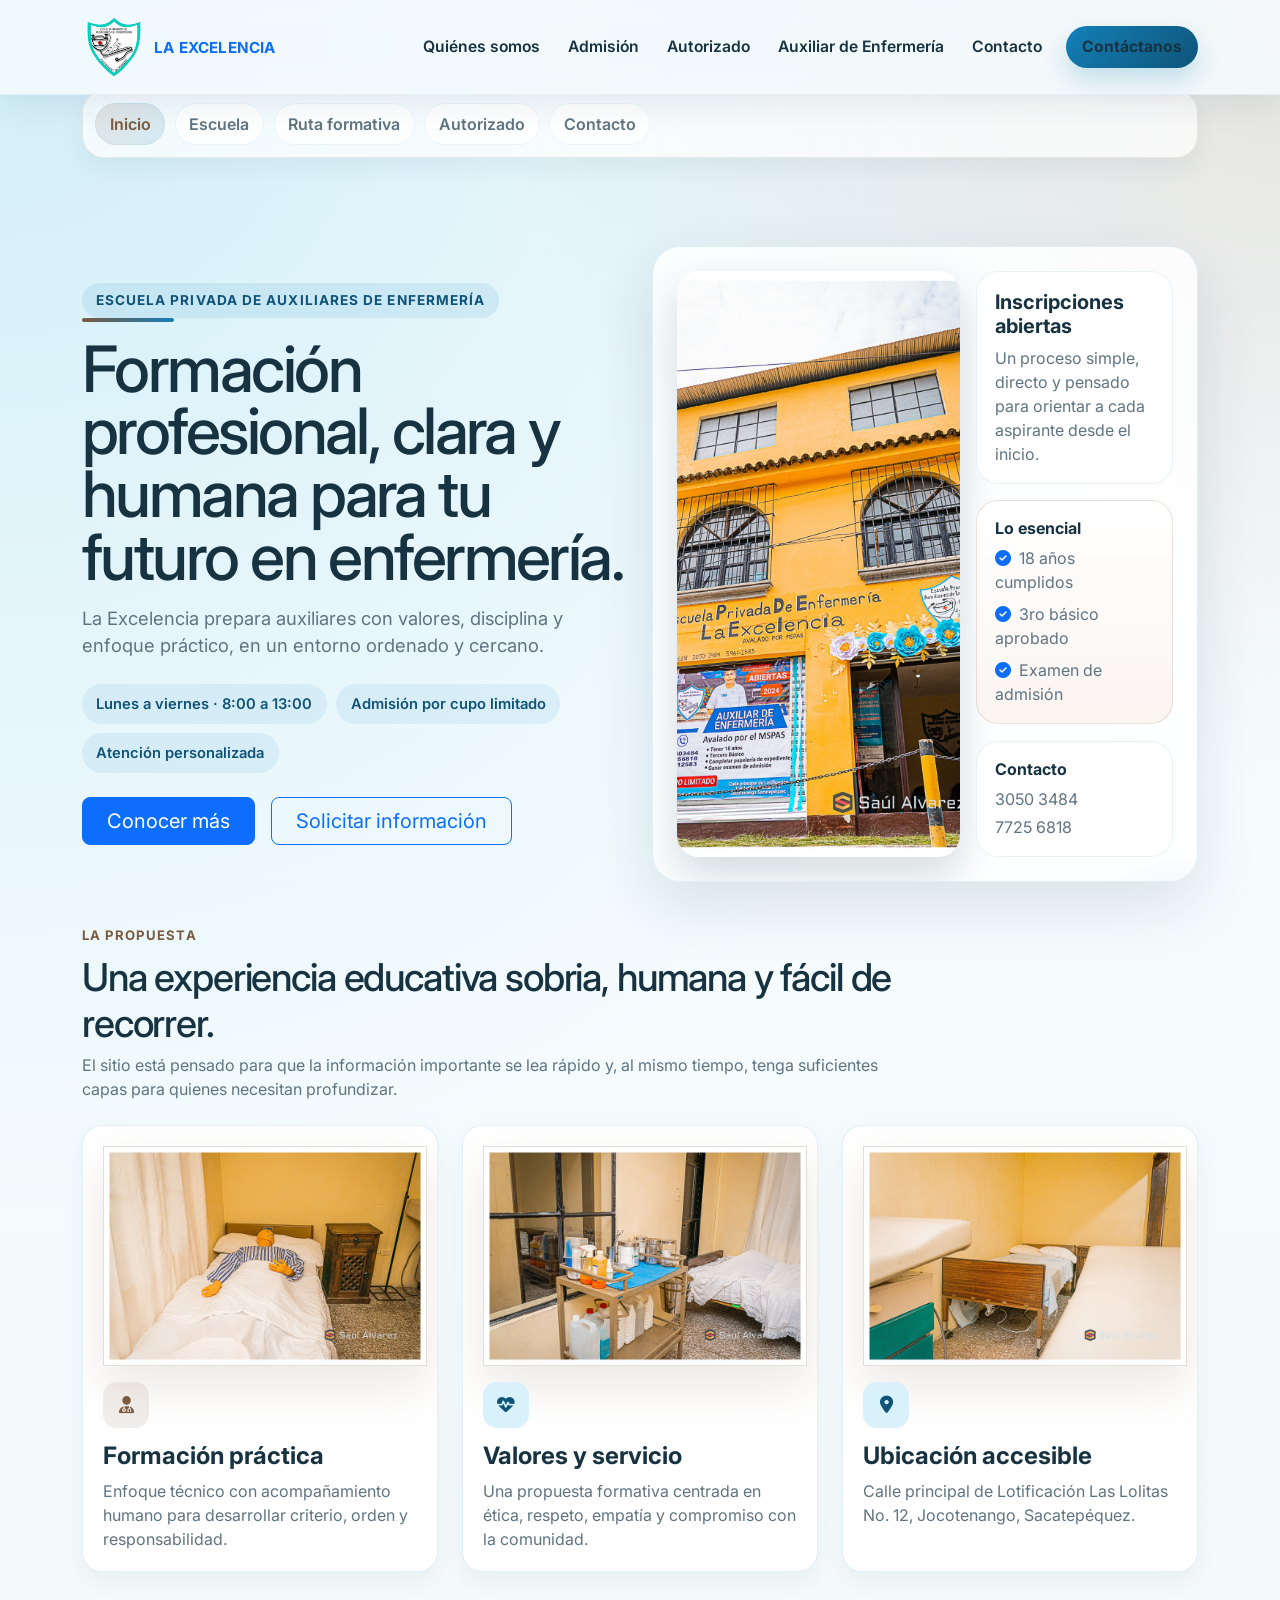
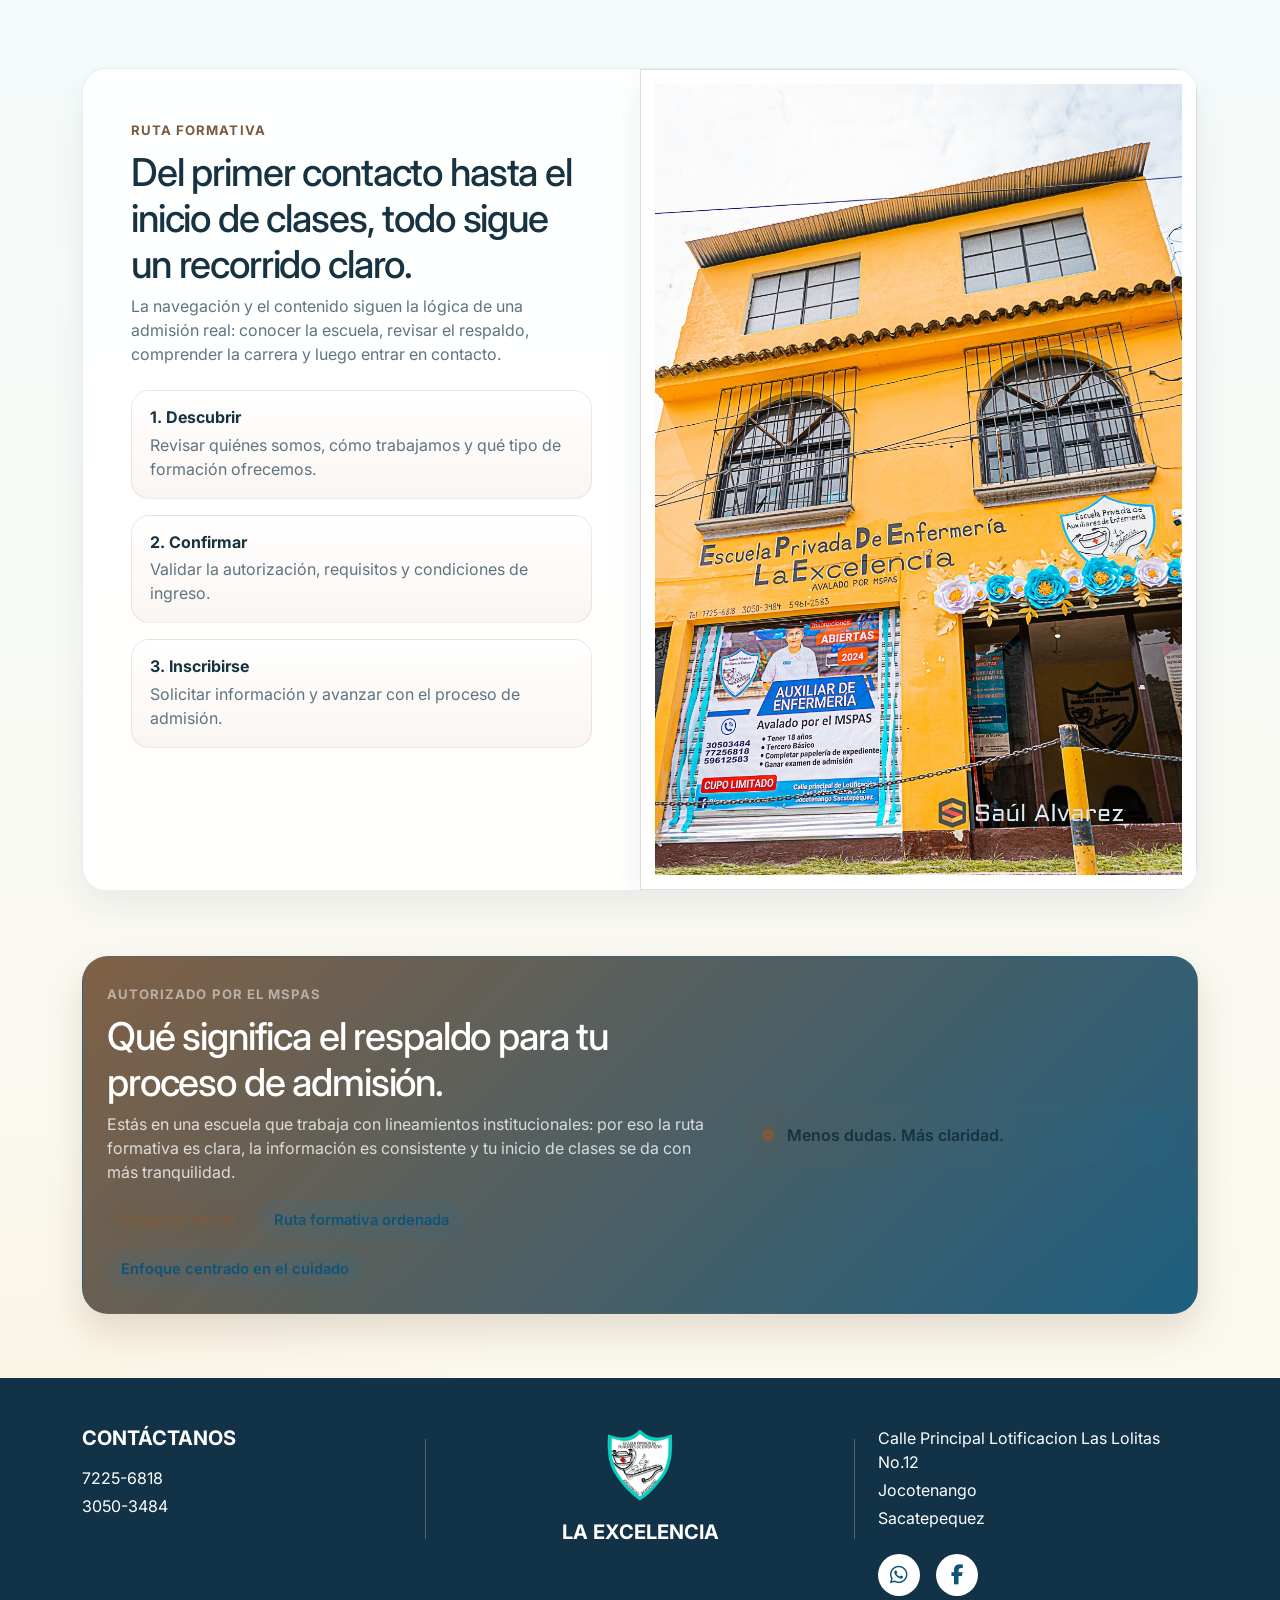
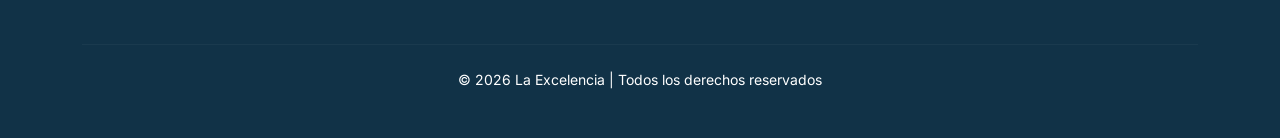
<file: index.html>
<!DOCTYPE html>
<html lang="es">
<head>
  <meta charset="UTF-8">
  <meta name="viewport" content="width=device-width, initial-scale=1.0">
  <title>La Excelencia</title>

  <link rel="stylesheet" href="https://cdnjs.cloudflare.com/ajax/libs/font-awesome/6.5.1/css/all.min.css">

  <!-- Google Font -->
  <link rel="preconnect" href="https://fonts.googleapis.com">
  <link rel="preconnect" href="https://fonts.gstatic.com" crossorigin>
  <link href="https://fonts.googleapis.com/css2?family=Inter:wght@400;600;700&display=swap" rel="stylesheet">

  <!-- Bootstrap -->
  <link href="https://cdn.jsdelivr.net/npm/bootstrap@5.3.8/dist/css/bootstrap.min.css" rel="stylesheet">

  <!-- CSS -->
  <link rel="stylesheet" href="assets/css/index.css">

  <!-- Favicon -->
  <link rel="icon" type="image/x-icon" href="favicon.ico">
</head>

<body>

<nav class="navbar navbar-expand-lg navbar-light fixed-top">
  <div class="container">

    <a class="navbar-brand d-flex align-items-center text-dark fw-bold" href="index.html">
      <img src="assets/img/logo.png" alt="Logo" class="me-2 logo-navbar">
      <div class="lh-sm">
        <span class="brand-copy d-block text-uppercase text-primary">La Excelencia</span>
      </div>
    </a>

    <button class="navbar-toggler" type="button"
            data-bs-toggle="collapse"
            data-bs-target="#menuPrincipal"
            aria-controls="menuPrincipal"
            aria-expanded="false"
            aria-label="Abrir menú">
      <span class="navbar-toggler-icon"></span>
    </button>

    <div class="collapse navbar-collapse ms-auto" id="menuPrincipal">
      <ul class="navbar-nav mb-2 mb-lg-0 ms-auto">


        <li class="nav-item">
        <a class="nav-link" href="pages/quienes-somos.html">Quiénes somos</a>
        </li>

        <li class="nav-item">
          <a class="nav-link" href="pages/admision.html">Admisión</a>
        </li>

        <li class="nav-item">
          <a class="nav-link" href="pages/autorizado.html">Autorizado</a>
        </li>

        <li class="nav-item">
          <a class="nav-link" href="pages/auxiliar.html">Auxiliar de Enfermería</a>
        </li>


        <li class="nav-item">
          <a class="nav-link" href="pages/contacto.html">Contacto</a>
        </li>

        <li class="nav-item ms-lg-1">
          <a class="nav-link btn btn-primary text-white px-3" href="pages/contacto.html">Contáctanos</a>
        </li>

      </ul>
    </div>

  </div>
</nav>

<main>
  <section class="page-nav">
    <div class="container">
      <nav class="nav flex-wrap">
        <a class="nav-link active" href="#inicio">Inicio</a>
        <a class="nav-link" href="#escuela">Escuela</a>
        <a class="nav-link" href="#ruta">Ruta formativa</a>
        <a class="nav-link" href="#autorizado">Autorizado</a>
        <a class="nav-link" href="pages/contacto.html">Contacto</a>
      </nav>

    </div>
  </section>

  <section class="hero-section" id="inicio">
    <div class="container">
      <div class="row align-items-center g-4">
        <div class="col-lg-6">
          <span class="eyebrow">Escuela privada de auxiliares de enfermería</span>
          <div class="accent-line"></div>
          <h1 class="hero-title">Formación profesional, clara y humana para tu futuro en enfermería.</h1>
          <p class="hero-lead mb-4">
            La Excelencia prepara auxiliares con valores, disciplina y enfoque práctico, en un entorno ordenado y cercano.
          </p>

          <div class="pill-row mb-4">
            <span class="pill">Lunes a viernes · 8:00 a 13:00</span>
            <span class="pill">Admisión por cupo limitado</span>
            <span class="pill">Atención personalizada</span>
          </div>

          <div class="d-flex flex-wrap gap-3">
            <a class="btn btn-primary btn-lg px-4" href="pages/quienes-somos.html">Conocer más</a>
            <a class="btn btn-outline-primary btn-lg px-4" href="pages/contacto.html">Solicitar información</a>
          </div>
        </div>

        <div class="col-lg-6">
          <div class="section-shell">
            <div class="row g-3 align-items-stretch">
              <div class="col-md-7">
                <div class="image-card h-100">
                  <img src="assets/img/fachada-escuela-privada-de-enfermeria-la-excelencia.jpg" alt="Fachada de la Escuela La Excelencia" class="hero-image">
                </div>
              </div>
              <div class="col-md-5 d-flex flex-column gap-3">
                <div class="mini-card">
                  <h3 class="h5 fw-bold mb-2">Inscripciones abiertas</h3>
                  <p class="mb-0 text-soft">Un proceso simple, directo y pensado para orientar a cada aspirante desde el inicio.</p>
                </div>
                <div class="mini-card mini-card--cafe">
                  <h4 class="h6 fw-bold mb-2">Lo esencial</h4>
                  <div class="d-flex flex-column gap-2 text-soft">
                    <span><i class="fa-solid fa-circle-check me-2 text-primary"></i>18 años cumplidos</span>
                    <span><i class="fa-solid fa-circle-check me-2 text-primary"></i>3ro básico aprobado</span>
                    <span><i class="fa-solid fa-circle-check me-2 text-primary"></i>Examen de admisión</span>
                  </div>
                </div>
                <div class="mini-card">
                  <h4 class="h6 fw-bold mb-2">Contacto</h4>
                  <p class="mb-1 text-soft">3050 3484</p>
                  <p class="mb-0 text-soft">7725 6818</p>
                </div>
              </div>
            </div>
          </div>
        </div>
      </div>
    </div>
  </section>

  <section class="section-block pt-2" id="escuela">
    <div class="container">
      <div class="section-note mb-4">
        <span class="section-kicker section-kicker--cafe">La propuesta</span>
        <h2 class="section-title mt-2">Una experiencia educativa sobria, humana y fácil de recorrer.</h2>
        <p class="text-soft mb-0">El sitio está pensado para que la información importante se lea rápido y, al mismo tiempo, tenga suficientes capas para quienes necesitan profundizar.</p>
      </div>
      <div class="row g-4 align-items-stretch">
        <div class="col-lg-4">
          <div class="feature-card h-100">
            <div class="image-card mb-3">
              <img src="assets/img/maniqui-medico-en-cama-de-hospital.jpg" alt="Salón de clases con pupitres" class="section-image hero-image--accent">
            </div>
            <div class="feature-icon feature-icon--cafe"><i class="fa-solid fa-user-doctor"></i></div>
            <h2 class="h4 fw-bold">Formación práctica</h2>
            <p class="text-soft mb-0">Enfoque técnico con acompañamiento humano para desarrollar criterio, orden y responsabilidad.</p>
          </div>
        </div>
        <div class="col-lg-4">
          <div class="feature-card h-100">
            <div class="image-card mb-3">
              <img src="assets/img/carrito-de-curaciones-y-suministros-medicos.jpg" alt="Sala de simulación obstétrica y neonatal" class="section-image hero-image--accent">
            </div>
            <div class="feature-icon"><i class="fa-solid fa-heart-pulse"></i></div>
            <h2 class="h4 fw-bold">Valores y servicio</h2>
            <p class="text-soft mb-0">Una propuesta formativa centrada en ética, respeto, empatía y compromiso con la comunidad.</p>
          </div>
        </div>
        <div class="col-lg-4">
          <div class="feature-card h-100">
            <div class="image-card mb-3">
              <img src="assets/img/cama-hospitalaria-vacia-entre-camillas-de-examen.jpg" alt="Cama hospitalaria entre camillas de examen" class="section-image hero-image--accent">
            </div>
            <div class="feature-icon"><i class="fa-solid fa-location-dot"></i></div>
            <h2 class="h4 fw-bold">Ubicación accesible</h2>
            <p class="text-soft mb-0">Calle principal de Lotificación Las Lolitas No. 12, Jocotenango, Sacatepéquez.</p>
          </div>
        </div>
      </div>
    </div>
  </section>

  <section class="section-block section-block--tight" id="ruta">
    <div class="container">
      <div class="card-soft">
        <div class="row g-0 align-items-stretch">
          <div class="col-lg-6 p-4 p-lg-5">
            <span class="section-kicker section-kicker--cafe">Ruta formativa</span>
            <h2 class="section-title mt-2">Del primer contacto hasta el inicio de clases, todo sigue un recorrido claro.</h2>
            <p class="text-soft mb-4">La navegación y el contenido siguen la lógica de una admisión real: conocer la escuela, revisar el respaldo, comprender la carrera y luego entrar en contacto.</p>
            <div class="story-grid">
              <div class="story-tile">
                <h3 class="fw-bold">1. Descubrir</h3>
                <p>Revisar quiénes somos, cómo trabajamos y qué tipo de formación ofrecemos.</p>
              </div>
              <div class="story-tile">
                <h3 class="fw-bold">2. Confirmar</h3>
                <p>Validar la autorización, requisitos y condiciones de ingreso.</p>
              </div>
              <div class="story-tile">
                <h3 class="fw-bold">3. Inscribirse</h3>
                <p>Solicitar información y avanzar con el proceso de admisión.</p>
              </div>
            </div>
          </div>
          <div class="col-lg-6">
            <div class="card-soft h-100 border-0 rounded-0">
              <img src="assets/img/fachada-escuela-privada-de-enfermeria-la-excelencia.jpg" alt="Escuela La Excelencia" class="section-image hero-image--accent">
            </div>
          </div>
        </div>
      </div>
    </div>
  </section>

  <section class="section-block pt-0" id="autorizado">
    <div class="container">
      <div class="card-soft info-banner info-banner--cafe">
        <div class="row g-4 align-items-center">
          <div class="col-lg-7">
            <span class="section-kicker text-white-50">Autorizado por el MSPAS</span>
            <h2 class="section-title text-white mt-2">Qué significa el respaldo para tu proceso de admisión.</h2>
            <p class="text-soft mb-0">Estás en una escuela que trabaja con lineamientos institucionales: por eso la ruta formativa es clara, la información es consistente y tu inicio de clases se da con más tranquilidad.</p>
            <div class="pill-row mt-3">
              <span class="pill pill--cafe">Respaldo oficial</span>
              <span class="pill">Ruta formativa ordenada</span>
              <span class="pill">Enfoque centrado en el cuidado</span>
            </div>
          </div>
          <div class="col-lg-5">
            <div class="career-band">
              <span class="career-band__mark"></span>
              <span class="career-band__text">Menos dudas. Más claridad.</span>
            </div>
          </div>
        </div>
      </div>
    </div>
  </section>
</main>

<footer class="footer-custom text-white">
  <div class="container py-5">

    <div class="row align-items-start text-center text-lg-start">

      <!-- CONTACTO -->
      <div class="col-lg-4 mb-4">
        <h5 class="fw-bold mb-3">CONTÁCTANOS</h5>
        <p class="mb-1">7225-6818</p>
        <p class="mb-1">3050-3484</p>
      </div>

      <!-- LOGO CENTRO -->
      <div class="col-lg-4 mb-4 d-flex flex-column align-items-center footer-divider">
        <img src="assets/img/logo.png" alt="Logo" class="footer-logo mb-3">
        <h5 class="fw-bold text-uppercase">La Excelencia</h5>
      </div>

      <!-- DIRECCIÓN + REDES -->
      <div class="col-lg-4 mb-4 ps-lg-5">
        <p class="mb-1">Calle Principal Lotificacion Las Lolitas No.12</p>
        <p class="mb-1">Jocotenango</p>
        <p>Sacatepequez</p>

        <div class="mt-4 d-flex justify-content-center justify-content-lg-start gap-3">
          <a href="https://wa.me/50230503484" target="_blank" rel="noopener" class="social-icon" aria-label="WhatsApp">
            <i class="fab fa-whatsapp"></i>
          </a>
          <a href="https://www.facebook.com/LaExcelenciaAuxiliares" target="_blank" rel="noopener" class="social-icon" aria-label="Facebook">
            <i class="fab fa-facebook-f"></i>
          </a>
        </div>
      </div>

    </div>

    <hr class="footer-line my-4">

    <p class="text-center small mb-0">
      © 2026 La Excelencia | Todos los derechos reservados
    </p>

  </div>
</footer>
<script src="https://cdn.jsdelivr.net/npm/bootstrap@5.3.8/dist/js/bootstrap.bundle.min.js"></script>
<script src="assets/js/main.js"></script>
</body>
</html>
</file>
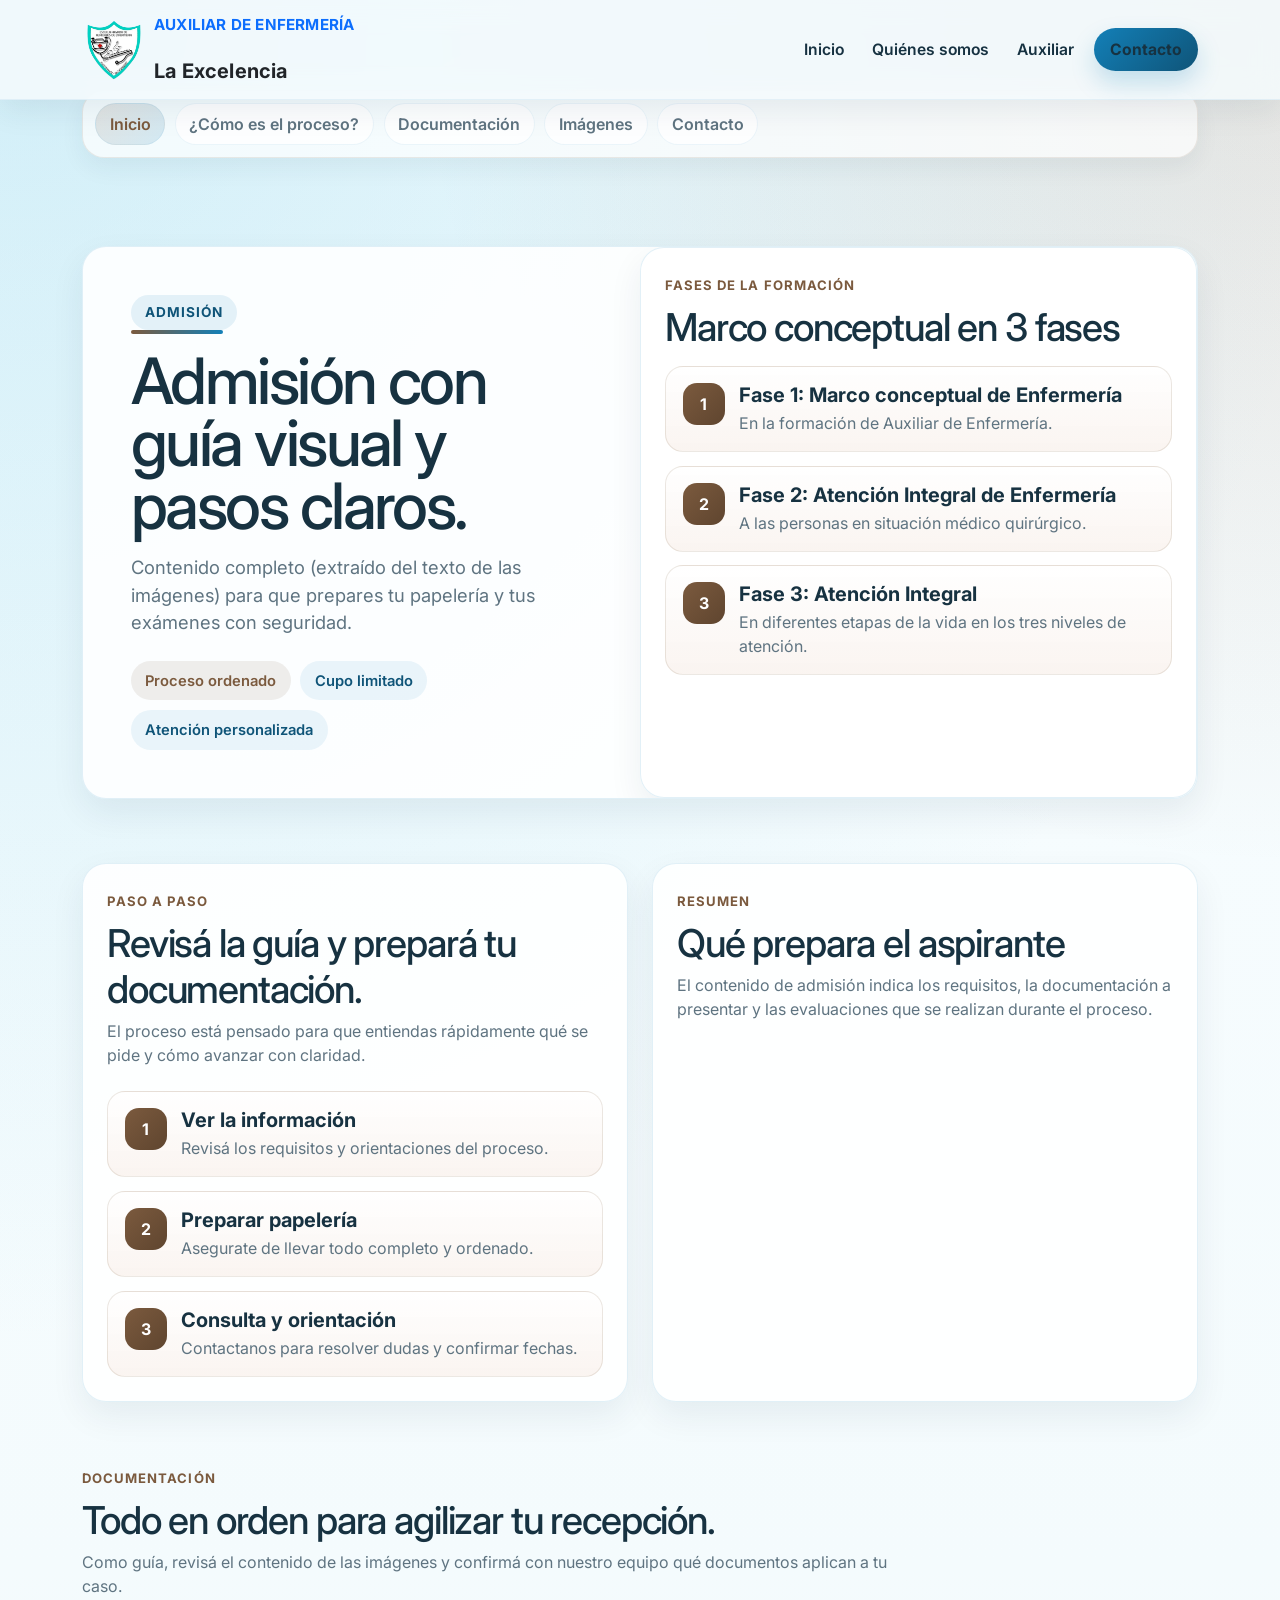
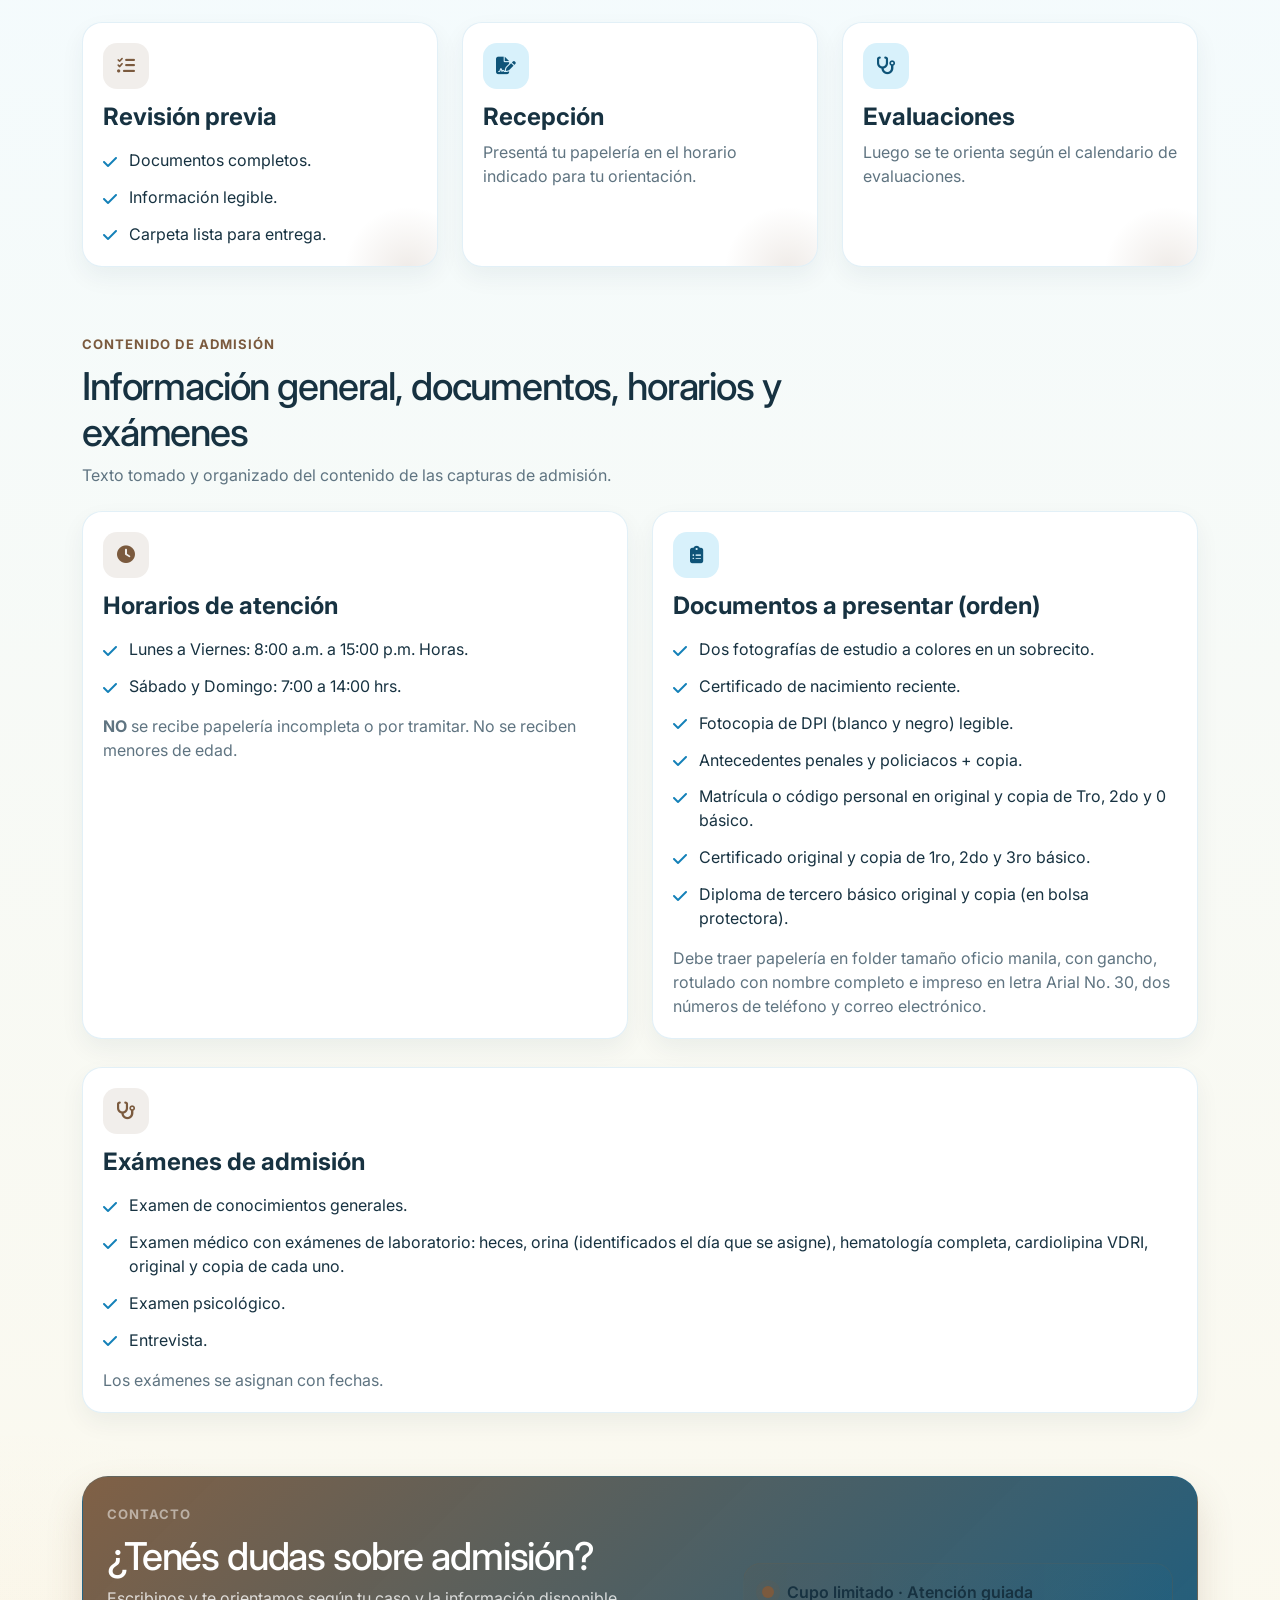
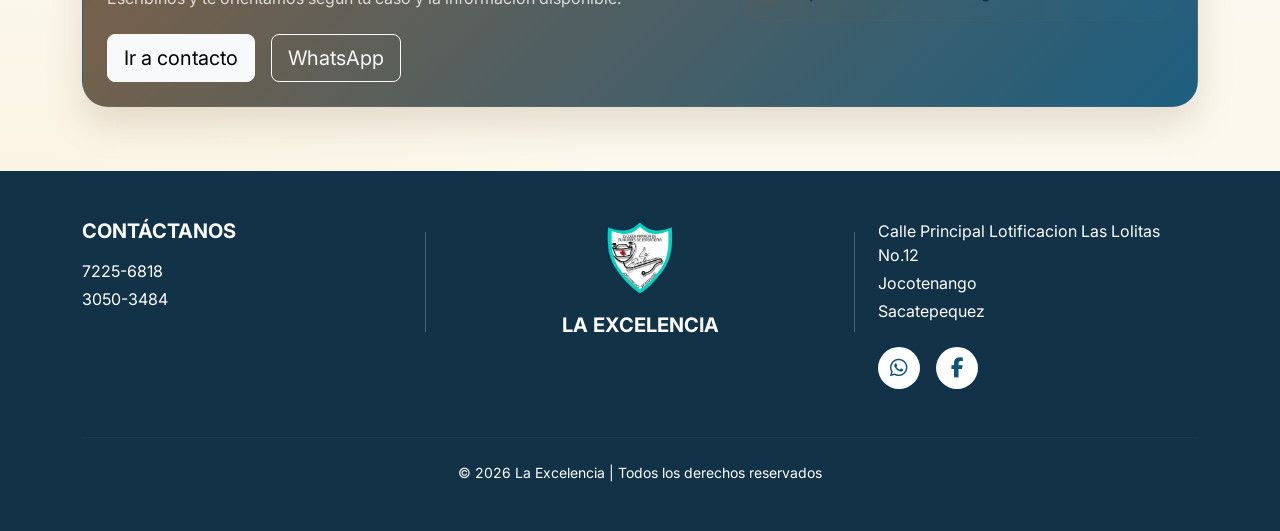
<file: pages/admision.html>
<!DOCTYPE html>
<html lang="es">
<head>
	<meta charset="UTF-8">
	<meta name="viewport" content="width=device-width, initial-scale=1.0">
	<title>Admisión | La Excelencia</title>
	<link rel="stylesheet" href="https://cdnjs.cloudflare.com/ajax/libs/font-awesome/6.5.1/css/all.min.css">
	<link rel="preconnect" href="https://fonts.googleapis.com">
	<link rel="preconnect" href="https://fonts.gstatic.com" crossorigin>
	<link href="https://fonts.googleapis.com/css2?family=Inter:wght@400;500;600;700;800&display=swap" rel="stylesheet">
	<link href="https://cdn.jsdelivr.net/npm/bootstrap@5.3.8/dist/css/bootstrap.min.css" rel="stylesheet">
	<link rel="stylesheet" href="../assets/css/index.css">
</head>
<body>
	<nav class="navbar navbar-expand-lg navbar-light fixed-top">
		<div class="container">
			<a class="navbar-brand d-flex align-items-center text-dark fw-bold" href="../index.html">
				<img src="../assets/img/logo.png" alt="Logo" class="me-2 logo-navbar">
				<div class="lh-sm"><span class="brand-copy d-block text-uppercase text-primary">Auxiliar de Enfermería</span><br>La Excelencia</div>
			</a>
			<button class="navbar-toggler" type="button" data-bs-toggle="collapse" data-bs-target="#menuPrincipal" aria-controls="menuPrincipal" aria-expanded="false" aria-label="Abrir menú"><span class="navbar-toggler-icon"></span></button>
			<div class="collapse navbar-collapse" id="menuPrincipal">
				<ul class="navbar-nav mb-2 mb-lg-0 ms-auto">
					<li class="nav-item"><a class="nav-link" href="../index.html">Inicio</a></li>
					<li class="nav-item"><a class="nav-link" href="quienes-somos.html">Quiénes somos</a></li>
					<li class="nav-item"><a class="nav-link" href="auxiliar.html">Auxiliar</a></li>
					<li class="nav-item"><a class="nav-link btn btn-primary text-white px-3" href="contacto.html">Contacto</a></li>
				</ul>
			</div>
		</div>
	</nav>

	<main>
		<section class="page-nav">
			<div class="container">
				<nav class="nav flex-wrap">
					<a class="nav-link active" href="#inicio">Inicio</a>
					<a class="nav-link" href="#como-es">¿Cómo es el proceso?</a>
					<a class="nav-link" href="#documentos">Documentación</a>
					<a class="nav-link" href="#fotos">Imágenes</a>
					<a class="nav-link" href="#contacto">Contacto</a>
				</nav>
			</div>
		</section>

		<section class="hero-section" id="inicio">
			<div class="container">
				<div class="card-soft">
					<div class="row g-0 align-items-stretch">
						<div class="col-lg-6 p-4 p-lg-5">
							<span class="eyebrow">Admisión</span>
							<div class="accent-line"></div>
							<h1 class="hero-title mt-3">Admisión con guía visual y pasos claros.</h1>
							<p class="hero-lead mb-4">Contenido completo (extraído del texto de las imágenes) para que prepares tu papelería y tus exámenes con seguridad.</p>


							<div class="pill-row">
								<span class="pill pill--cafe">Proceso ordenado</span>
								<span class="pill">Cupo limitado</span>
								<span class="pill">Atención personalizada</span>
							</div>
						</div>

						<div class="col-lg-6">
							<div class="card-soft h-100 p-4">
								<span class="section-kicker section-kicker--cafe">Fases de la formación</span>
								<h2 class="section-title mt-2">Marco conceptual en 3 fases</h2>
								<div class="timeline-list mt-3">
									<div class="timeline-item timeline-item--cafe">
										<div class="timeline-step timeline-step--cafe">1</div>
										<div>
											<h3 class="h5 fw-bold mb-1">Fase 1: Marco conceptual de Enfermería</h3>
											<p class="text-soft mb-0">En la formación de Auxiliar de Enfermería.</p>
										</div>
									</div>

									<div class="timeline-item timeline-item--cafe">
										<div class="timeline-step timeline-step--cafe">2</div>
										<div>
											<h3 class="h5 fw-bold mb-1">Fase 2: Atención Integral de Enfermería</h3>
											<p class="text-soft mb-0">A las personas en situación médico quirúrgico.</p>
										</div>
									</div>

									<div class="timeline-item timeline-item--cafe">
										<div class="timeline-step timeline-step--cafe">3</div>
										<div>
											<h3 class="h5 fw-bold mb-1">Fase 3: Atención Integral</h3>
											<p class="text-soft mb-0">En diferentes etapas de la vida en los tres niveles de atención.</p>
										</div>
									</div>
								</div>
							</div>


						</div>
					</div>
				</div>
			</div>
		</section>


		<section class="section-block section-block--tight" id="como-es">
			<div class="container">
				<div class="row g-4 align-items-stretch">
					<div class="col-lg-6">
						<div class="card-soft h-100">
							<div class="card-body">
								<span class="section-kicker section-kicker--cafe">Paso a paso</span>
								<h2 class="section-title mt-2">Revisá la guía y prepará tu documentación.</h2>
								<p class="text-soft mb-0">El proceso está pensado para que entiendas rápidamente qué se pide y cómo avanzar con claridad.</p>

								<div class="timeline-list mt-4">
									<div class="timeline-item timeline-item--cafe">
										<div class="timeline-step timeline-step--cafe">1</div>
										<div>
											<h3 class="h5 fw-bold mb-1">Ver la información</h3>
											<p class="text-soft mb-0">Revisá los requisitos y orientaciones del proceso.</p>
										</div>
									</div>

									<div class="timeline-item timeline-item--cafe">
										<div class="timeline-step timeline-step--cafe">2</div>
										<div>
											<h3 class="h5 fw-bold mb-1">Preparar papelería</h3>
											<p class="text-soft mb-0">Asegurate de llevar todo completo y ordenado.</p>
										</div>
									</div>

									<div class="timeline-item timeline-item--cafe">
										<div class="timeline-step timeline-step--cafe">3</div>
										<div>
											<h3 class="h5 fw-bold mb-1">Consulta y orientación</h3>
											<p class="text-soft mb-0">Contactanos para resolver dudas y confirmar fechas.</p>
										</div>
									</div>
								</div>
							</div>
						</div>
					</div>

					<div class="col-lg-6">
						<div class="card-soft h-100 p-4">
							<span class="section-kicker section-kicker--cafe">Resumen</span>
							<h2 class="section-title mt-2">Qué prepara el aspirante</h2>
							<p class="text-soft mb-0">El contenido de admisión indica los requisitos, la documentación a presentar y las evaluaciones que se realizan durante el proceso.</p>
						</div>

					</div>
				</div>
			</div>
		</section>

		<section class="section-block pt-0" id="documentos">
			<div class="container">
				<div class="section-note mb-4">
					<span class="section-kicker section-kicker--cafe">Documentación</span>
					<h2 class="section-title mt-2">Todo en orden para agilizar tu recepción.</h2>
					<p class="text-soft mb-0">Como guía, revisá el contenido de las imágenes y confirmá con nuestro equipo qué documentos aplican a tu caso.</p>
				</div>

				<div class="row g-4">
					<div class="col-lg-4">
						<div class="feature-card h-100">
							<div class="feature-icon feature-icon--cafe"><i class="fa-solid fa-list-check"></i></div>
							<h2 class="h4 fw-bold">Revisión previa</h2>
							<ul class="check-list mt-3">
								<li>Documentos completos.</li>
								<li>Información legible.</li>
								<li>Carpeta lista para entrega.</li>
							</ul>
						</div>
					</div>

					<div class="col-lg-4">
						<div class="feature-card h-100">
							<div class="feature-icon"><i class="fa-solid fa-file-signature"></i></div>
							<h2 class="h4 fw-bold">Recepción</h2>
							<p class="text-soft mb-0">Presentá tu papelería en el horario indicado para tu orientación.</p>
						</div>
					</div>

					<div class="col-lg-4">
						<div class="feature-card h-100">
							<div class="feature-icon"><i class="fa-solid fa-stethoscope"></i></div>
							<h2 class="h4 fw-bold">Evaluaciones</h2>
							<p class="text-soft mb-0">Luego se te orienta según el calendario de evaluaciones.</p>
						</div>
					</div>
				</div>
			</div>
		</section>

		<section class="section-block pt-0" id="fotos">
			<div class="container">
				<div class="section-note mb-4">
					<span class="section-kicker section-kicker--cafe">Contenido de admisión</span>
					<h2 class="section-title mt-2">Información general, documentos, horarios y exámenes</h2>
					<p class="text-soft mb-0">Texto tomado y organizado del contenido de las capturas de admisión.</p>
				</div>

				<div class="row g-4">

						<div class="col-lg-6">
							<div class="feature-card h-100">
								<div class="feature-icon feature-icon--cafe"><i class="fa-solid fa-clock"></i></div>
								<h2 class="h4 fw-bold">Horarios de atención</h2>
								<ul class="check-list mt-3">
									<li>Lunes a Viernes: 8:00 a.m. a 15:00 p.m. Horas.</li>
									<li>Sábado y Domingo: 7:00 a 14:00 hrs.</li>
								</ul>
								<p class="text-soft mb-0 mt-3"><b>NO</b> se recibe papelería incompleta o por tramitar. No se reciben menores de edad.</p>
							</div>
						</div>

						<div class="col-lg-6">
							<div class="feature-card h-100">
								<div class="feature-icon"><i class="fa-solid fa-clipboard-list"></i></div>
								<h2 class="h4 fw-bold">Documentos a presentar (orden)</h2>
								<ol class="check-list mt-3" style="counter-reset:item; list-style:none; padding-left:0;">
									<li style="padding-left:1.65rem; position:relative;">Dos fotografías de estudio a colores en un sobrecito.</li>
									<li style="padding-left:1.65rem; position:relative;">Certificado de nacimiento reciente.</li>
									<li style="padding-left:1.65rem; position:relative;">Fotocopia de DPI (blanco y negro) legible.</li>
									<li style="padding-left:1.65rem; position:relative;">Antecedentes penales y policiacos + copia.</li>
									<li style="padding-left:1.65rem; position:relative;">Matrícula o código personal en original y copia de Tro, 2do y 0 básico.</li>
									<li style="padding-left:1.65rem; position:relative;">Certificado original y copia de 1ro, 2do y 3ro básico.</li>
									<li style="padding-left:1.65rem; position:relative;">Diploma de tercero básico original y copia (en bolsa protectora).</li>
								</ol>
								<p class="text-soft mb-0 mt-3">Debe traer papelería en folder tamaño oficio manila, con gancho, rotulado con nombre completo e impreso en letra Arial No. 30, dos números de teléfono y correo electrónico.</p>
							</div>
						</div>
					</div>

					<div class="row g-4 mt-1">
						<div class="col-lg-12">
							<div class="feature-card h-100">
								<div class="feature-icon feature-icon--cafe"><i class="fa-solid fa-stethoscope"></i></div>
								<h2 class="h4 fw-bold">Exámenes de admisión</h2>
								<ul class="check-list mt-3">
									<li>Examen de conocimientos generales.</li>
									<li>Examen médico con exámenes de laboratorio: heces, orina (identificados el día que se asigne), hematología completa, cardiolipina VDRI, original y copia de cada uno.</li>
									<li>Examen psicológico.</li>
									<li>Entrevista.</li>
								</ul>
								<p class="text-soft mb-0 mt-3">Los exámenes se asignan con fechas.</p>
							</div>
						</div>
					</div>
				</div>
			</section>



		<section class="section-block pt-0" id="contacto">
			<div class="container">
				<div class="card-soft info-banner info-banner--cafe">
					<div class="row g-4 align-items-center">
						<div class="col-lg-7">
							<span class="section-kicker text-white-50">Contacto</span>
							<h2 class="section-title text-white mt-2">¿Tenés dudas sobre admisión?</h2>
							<p class="text-soft mb-0">Escribinos y te orientamos según tu caso y la información disponible.</p>
							<div class="d-flex gap-3 mt-4 flex-wrap">
								<a href="contacto.html" class="btn btn-light btn-lg">Ir a contacto</a>
								<a href="https://wa.me/50230503484" target="_blank" rel="noopener" class="btn btn-outline-light btn-lg">WhatsApp</a>
							</div>
						</div>
						<div class="col-lg-5">
							<div class="career-band">
								<span class="career-band__mark"></span>
								<span class="career-band__text">Cupo limitado · Atención guiada</span>
							</div>
						</div>
					</div>
				</div>
			</div>
		</section>
	</main>

	<footer class="footer-custom text-white">
		<div class="container py-5">
			<div class="row align-items-start text-center text-lg-start">
				<div class="col-lg-4 mb-4">
					<h5 class="fw-bold mb-3">CONTÁCTANOS</h5>
					<p class="mb-1">7225-6818</p>
					<p class="mb-1">3050-3484</p>
				</div>

				<div class="col-lg-4 mb-4 d-flex flex-column align-items-center footer-divider">
					<img src="../assets/img/logo.png" alt="Logo" class="footer-logo mb-3">
					<h5 class="fw-bold text-uppercase">La Excelencia</h5>
				</div>

				<div class="col-lg-4 mb-4 ps-lg-5">
					<p class="mb-1">Calle Principal Lotificacion Las Lolitas No.12</p>
					<p class="mb-1">Jocotenango</p>
					<p>Sacatepequez</p>

					<div class="mt-4 d-flex justify-content-center justify-content-lg-start gap-3">
						<a href="https://wa.me/50230503484" target="_blank" class="social-icon" aria-label="WhatsApp"><i class="fab fa-whatsapp"></i></a>
						<a href="https://www.facebook.com/LaExcelenciaAuxiliares" target="_blank" class="social-icon" aria-label="Facebook"><i class="fab fa-facebook-f"></i></a>
					</div>
				</div>
			</div>
			<hr class="footer-line my-4">
			<p class="text-center small mb-0">© 2026 La Excelencia | Todos los derechos reservados</p>
		</div>
	</footer>

	<script src="https://cdn.jsdelivr.net/npm/bootstrap@5.3.8/dist/js/bootstrap.bundle.min.js"></script>
	<script src="../assets/js/main.js"></script>
</body>
</html>
</file>
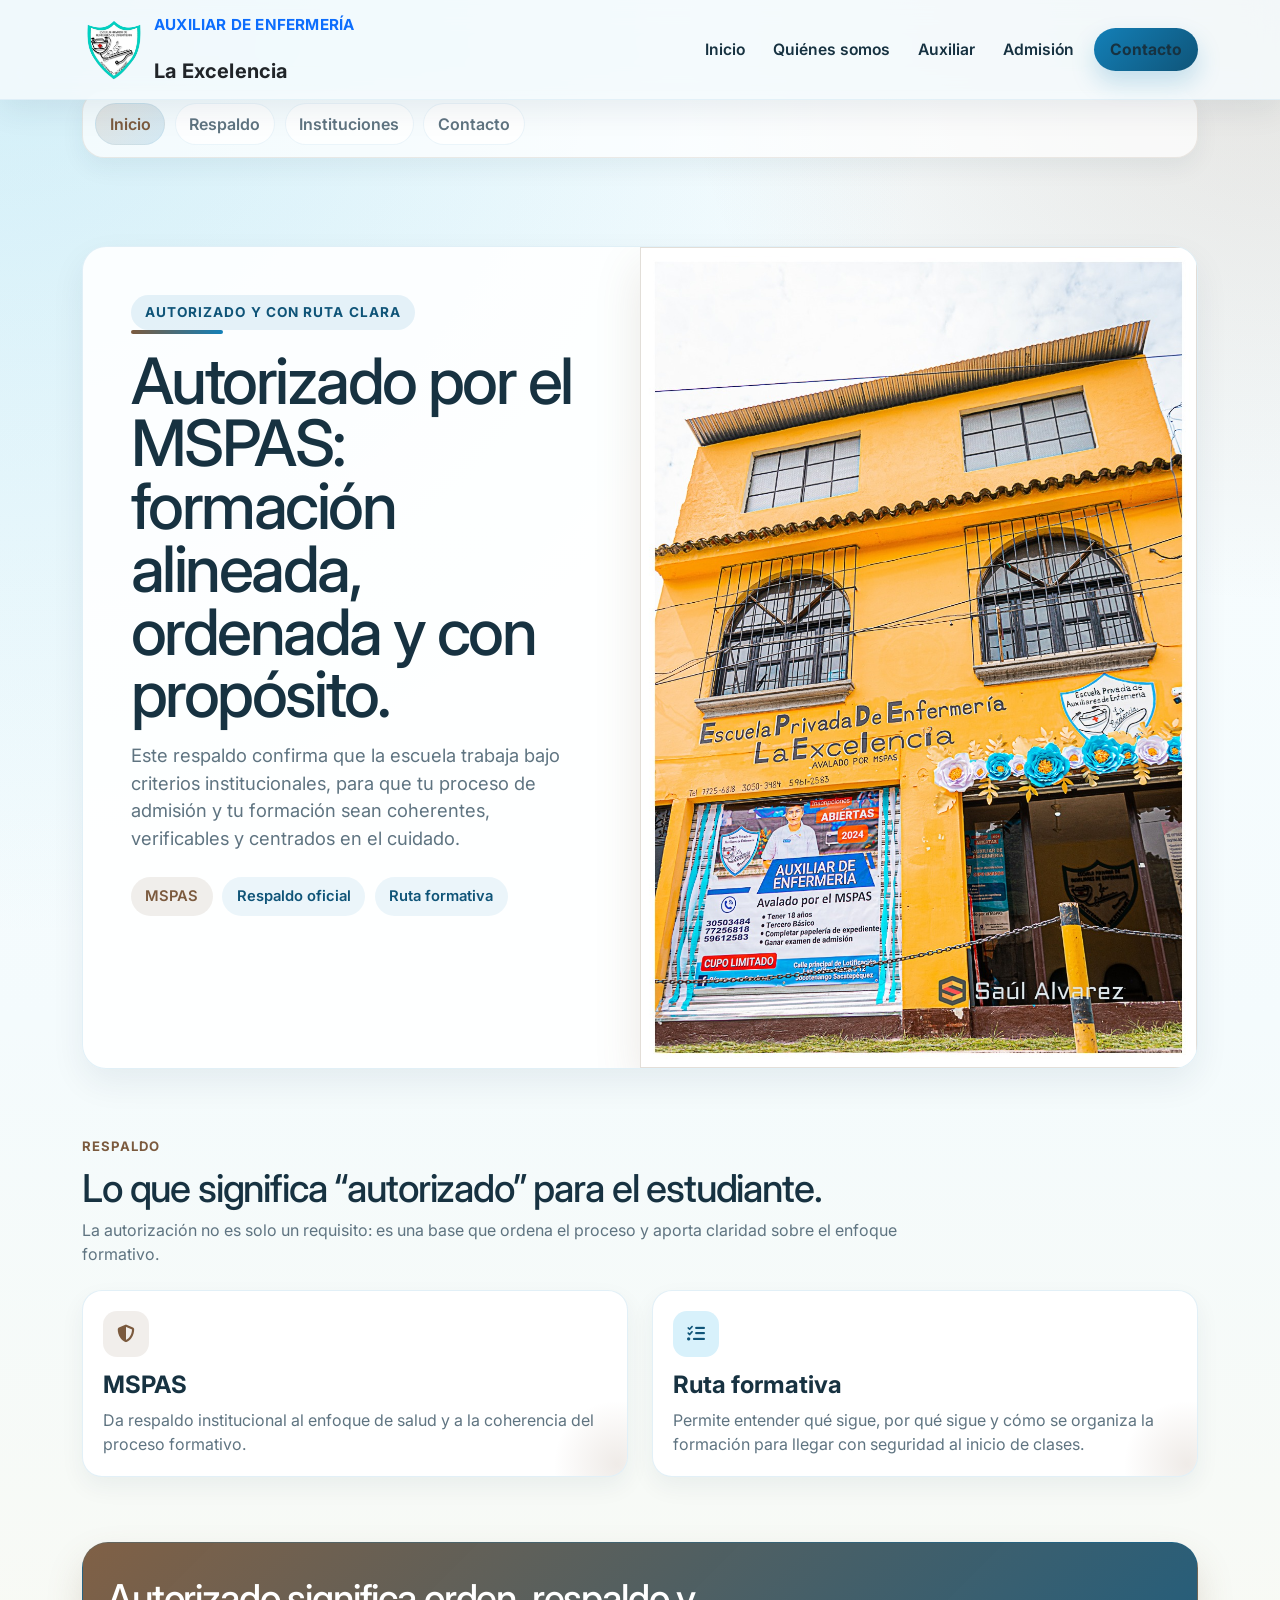
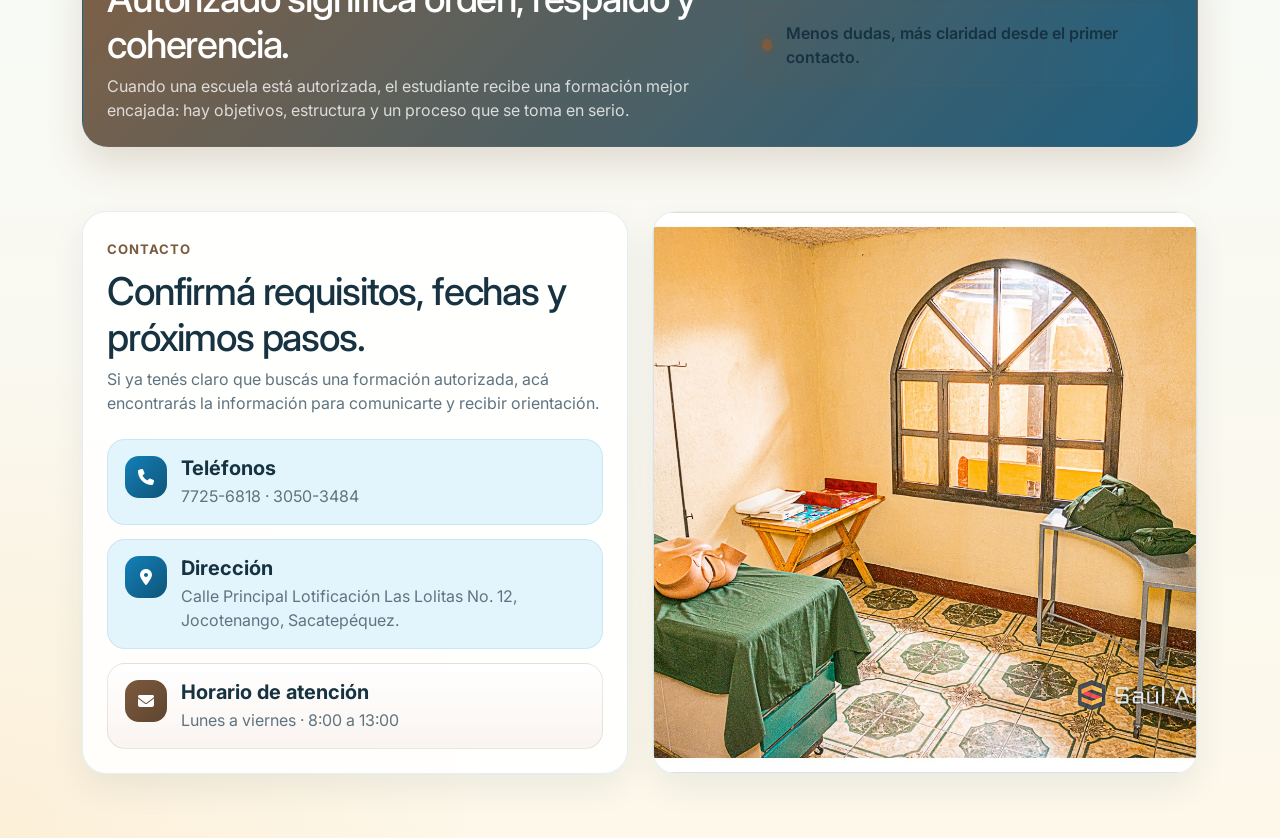
<file: pages/autorizado.html>
<!DOCTYPE html>
<html lang="es">
<head>
	<meta charset="UTF-8">
	<meta name="viewport" content="width=device-width, initial-scale=1.0">
	<title>Autorizado | La Excelencia</title>
	<link rel="stylesheet" href="https://cdnjs.cloudflare.com/ajax/libs/font-awesome/6.5.1/css/all.min.css">
	<link rel="preconnect" href="https://fonts.googleapis.com">
	<link rel="preconnect" href="https://fonts.gstatic.com" crossorigin>
	<link href="https://fonts.googleapis.com/css2?family=Inter:wght@400;500;600;700;800&display=swap" rel="stylesheet">
	<link href="https://cdn.jsdelivr.net/npm/bootstrap@5.3.8/dist/css/bootstrap.min.css" rel="stylesheet">
	<link rel="stylesheet" href="../assets/css/index.css">
</head>
<body>
<nav class="navbar navbar-expand-lg navbar-light fixed-top">
	<div class="container">
		<a class="navbar-brand d-flex align-items-center text-dark fw-bold" href="../index.html">
			<img src="../assets/img/logo.png" alt="Logo" class="me-2 logo-navbar">
			<div class="lh-sm"><span class="brand-copy d-block text-uppercase text-primary">Auxiliar de Enfermería</span><br>La Excelencia</div>
		</a>
		<button class="navbar-toggler" type="button" data-bs-toggle="collapse" data-bs-target="#menuPrincipal" aria-controls="menuPrincipal" aria-expanded="false" aria-label="Abrir menú"><span class="navbar-toggler-icon"></span></button>
		<div class="collapse navbar-collapse" id="menuPrincipal">
			<ul class="navbar-nav mb-2 mb-lg-0 ms-auto">
				<li class="nav-item"><a class="nav-link" href="../index.html">Inicio</a></li>
				<li class="nav-item"><a class="nav-link" href="quienes-somos.html">Quiénes somos</a></li>
				<li class="nav-item"><a class="nav-link" href="auxiliar.html">Auxiliar</a></li>
				<li class="nav-item"><a class="nav-link" href="admision.html">Admisión</a></li>
				<li class="nav-item"><a class="nav-link btn btn-primary text-white px-3" href="contacto.html">Contacto</a></li>

			</ul>
		</div>
	</div>
</nav>

<main>
	<section class="page-nav">
		<div class="container">
			<nav class="nav flex-wrap">
				<a class="nav-link active" href="#inicio">Inicio</a>
				<a class="nav-link" href="#respaldo">Respaldo</a>
				<a class="nav-link" href="#instituciones">Instituciones</a>
				<a class="nav-link" href="#contacto">Contacto</a>
			</nav>
		</div>
	</section>


	<section class="hero-section" id="inicio">
		<div class="container">
			<div class="card-soft">
				<div class="row g-0 align-items-stretch">
					<div class="col-lg-6 p-4 p-lg-5">
						<span class="eyebrow">Autorizado y con ruta clara</span>
						<div class="accent-line"></div>
						<h1 class="hero-title mt-3">Autorizado por el MSPAS: formación alineada, ordenada y con propósito.</h1>
						<p class="hero-lead mb-4">Este respaldo confirma que la escuela trabaja bajo criterios institucionales, para que tu proceso de admisión y tu formación sean coherentes, verificables y centrados en el cuidado.</p>
						<div class="pill-row">
							<span class="pill pill--cafe">MSPAS</span>
							<span class="pill">Respaldo oficial</span>
							<span class="pill">Ruta formativa</span>
						</div>
					</div>
					<div class="col-lg-6">
						<div class="image-card h-100">
							<img src="../assets/img/fachada-escuela-privada-de-enfermeria-la-excelencia.jpg" alt="Fachada de la Escuela La Excelencia" class="section-image hero-image--accent">
						</div>
					</div>
				</div>
			</div>
		</div>
	</section>

<section class="section-block section-block--tight" id="respaldo">
		<div class="container">
			<div class="section-note mb-4">
				<span class="section-kicker section-kicker--cafe">Respaldo</span>
				<h2 class="section-title mt-2">Lo que significa “autorizado” para el estudiante.</h2>
				<p class="text-soft mb-0">La autorización no es solo un requisito: es una base que ordena el proceso y aporta claridad sobre el enfoque formativo.</p>
			</div>
			<div class="row g-4 align-items-stretch">
				<div class="col-lg-6">
					<div class="feature-card h-100">
						<div class="feature-icon feature-icon--cafe"><i class="fa-solid fa-shield-halved"></i></div>
						<h2 class="h4 fw-bold">MSPAS</h2>
						<p class="text-soft mb-0">Da respaldo institucional al enfoque de salud y a la coherencia del proceso formativo.</p>
					</div>
				</div>
				<div class="col-lg-6">
					<div class="feature-card h-100">
						<div class="feature-icon"><i class="fa-solid fa-list-check"></i></div>
						<h2 class="h4 fw-bold">Ruta formativa</h2>
						<p class="text-soft mb-0">Permite entender qué sigue, por qué sigue y cómo se organiza la formación para llegar con seguridad al inicio de clases.</p>
					</div>
				</div>
			</div>
		</div>
	</section>


	<section class="section-block pt-0" id="instituciones">
		<div class="container">
			<div class="card-soft info-banner info-banner--cafe">
				<div class="row g-4 align-items-center">
					<div class="col-lg-7">
						<h2 class="section-title text-white mt-2">Autorizado significa orden, respaldo y coherencia.</h2>
						<p class="text-soft mb-0">Cuando una escuela está autorizada, el estudiante recibe una formación mejor encajada: hay objetivos, estructura y un proceso que se toma en serio.</p>
					</div>
					<div class="col-lg-5">
						<div class="career-band">
							<span class="career-band__mark"></span>
							<span class="career-band__text">Menos dudas, más claridad desde el primer contacto.</span>
						</div>
					</div>
				</div>
			</div>
		</div>

	</section>

	<section class="section-block pt-0" id="contacto">
		<div class="container">
			<div class="row g-4 align-items-stretch">
				<div class="col-lg-6">
					<div class="card-soft h-100">
						<div class="card-body">
							<span class="section-kicker section-kicker--cafe">Contacto</span>
							<h2 class="section-title mt-2">Confirmá requisitos, fechas y próximos pasos.</h2>
							<p class="text-soft mb-4">Si ya tenés claro que buscás una formación autorizada, acá encontrarás la información para comunicarte y recibir orientación.</p>
							<div class="timeline-list">
								<div class="timeline-item">
									<div class="timeline-step"><i class="fa-solid fa-phone"></i></div>
									<div>
										<h2 class="h5 fw-bold mb-1">Teléfonos</h2>
										<p class="text-soft mb-0">7725-6818 · 3050-3484</p>
									</div>
								</div>
								<div class="timeline-item">
									<div class="timeline-step"><i class="fa-solid fa-location-dot"></i></div>
									<div>
										<h2 class="h5 fw-bold mb-1">Dirección</h2>
										<p class="text-soft mb-0">Calle Principal Lotificación Las Lolitas No. 12, Jocotenango, Sacatepéquez.</p>
									</div>
								</div>
								<div class="timeline-item timeline-item--cafe">
									<div class="timeline-step timeline-step--cafe"><i class="fa-solid fa-envelope"></i></div>
									<div>
										<h2 class="h5 fw-bold mb-1">Horario de atención</h2>
                  <p class="text-soft mb-0">Lunes a viernes · 8:00 a 13:00</p>
									</div>
								</div>
							</div>
						</div>
					</div>
				</div>
				<div class="col-lg-6">
					<div class="card-soft h-100">
						<img src="../assets/img/sala-de-simulacion-de-ginecobstetricia-y-neonatologia.jpg" alt="Escuela La Excelencia" class="section-image hero-image--accent">
					</div>
				</div>
			</div>
		</div>
	</section>
</main>

<script src="https://cdn.jsdelivr.net/npm/bootstrap@5.3.8/dist/js/bootstrap.bundle.min.js"></script>
<script src="../assets/js/main.js"></script>
</body>
</html>
</file>
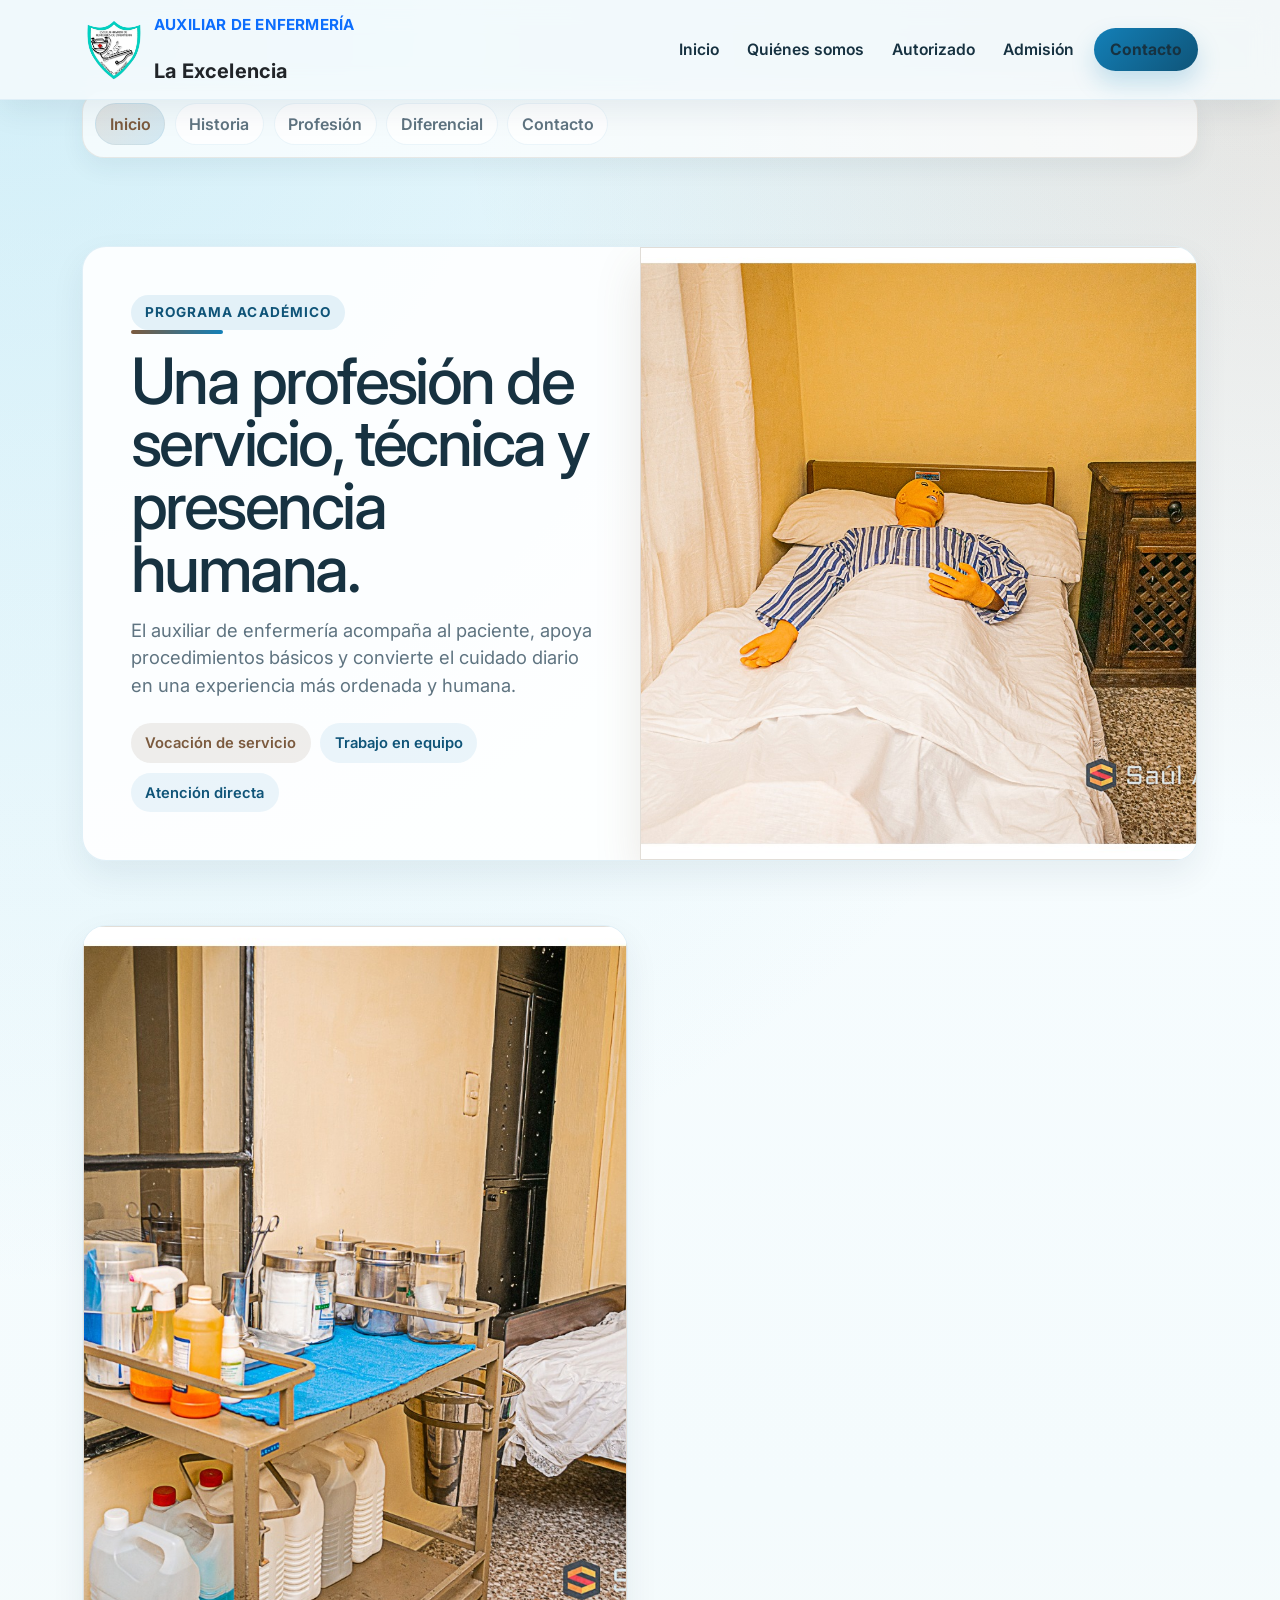
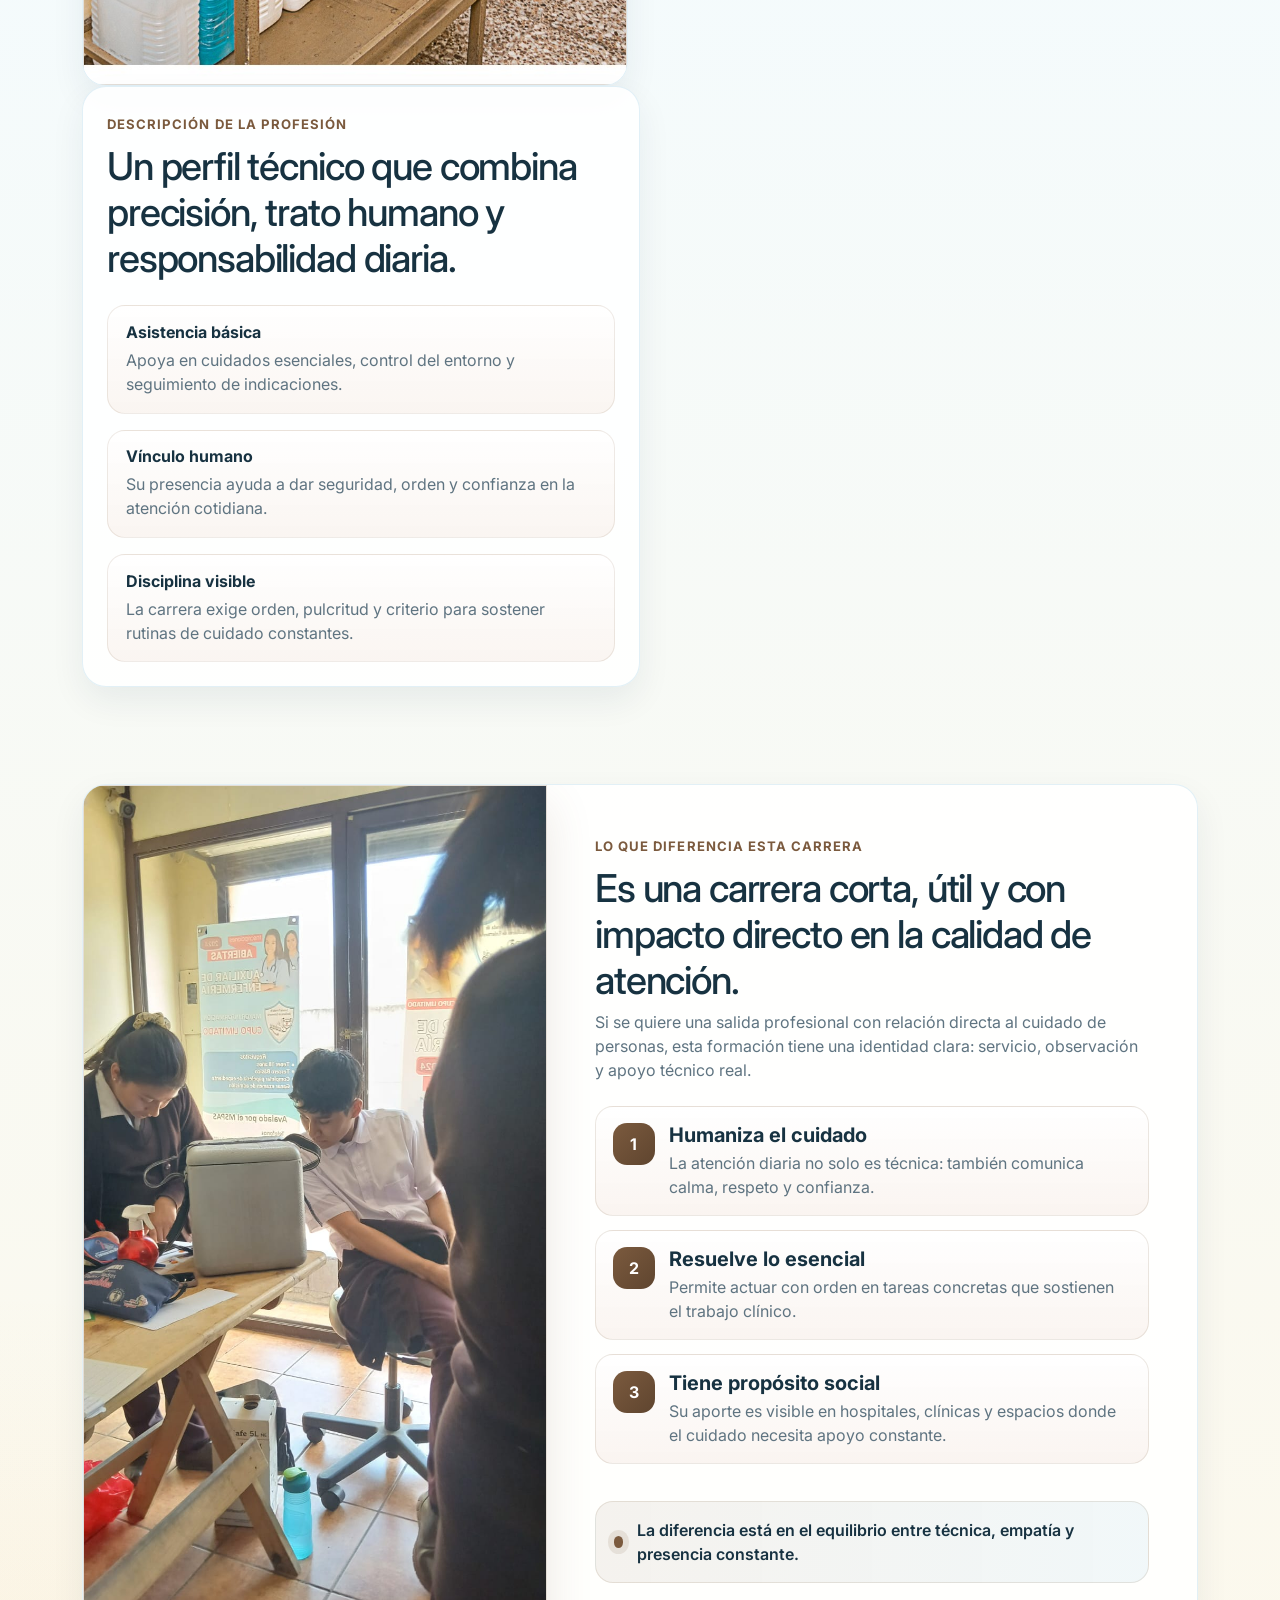
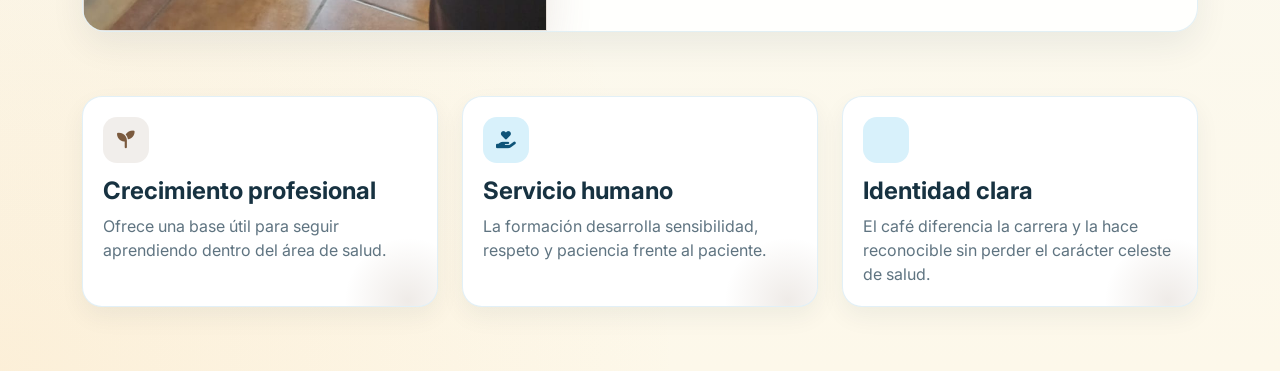
<file: pages/auxiliar.html>
<!DOCTYPE html>
<html lang="es">
<head>
	<meta charset="UTF-8">
	<meta name="viewport" content="width=device-width, initial-scale=1.0">
	<title>Auxiliar de Enfermería | La Excelencia</title>
	<link rel="stylesheet" href="https://cdnjs.cloudflare.com/ajax/libs/font-awesome/6.5.1/css/all.min.css">
	<link rel="preconnect" href="https://fonts.googleapis.com">
	<link rel="preconnect" href="https://fonts.gstatic.com" crossorigin>
	<link href="https://fonts.googleapis.com/css2?family=Inter:wght@400;500;600;700;800&display=swap" rel="stylesheet">
	<link href="https://cdn.jsdelivr.net/npm/bootstrap@5.3.8/dist/css/bootstrap.min.css" rel="stylesheet">
	<link rel="stylesheet" href="../assets/css/index.css">
</head>
<body>
<nav class="navbar navbar-expand-lg navbar-light fixed-top">
	<div class="container">
		<a class="navbar-brand d-flex align-items-center text-dark fw-bold" href="../index.html">
			<img src="../assets/img/logo.png" alt="Logo" class="me-2 logo-navbar">
			<div class="lh-sm"><span class="brand-copy d-block text-uppercase text-primary">Auxiliar de Enfermería</span><br>La Excelencia</div>
		</a>
		<button class="navbar-toggler" type="button" data-bs-toggle="collapse" data-bs-target="#menuPrincipal" aria-controls="menuPrincipal" aria-expanded="false" aria-label="Abrir menú"><span class="navbar-toggler-icon"></span></button>
		<div class="collapse navbar-collapse" id="menuPrincipal">
			<ul class="navbar-nav mb-2 mb-lg-0 ms-auto">
				<li class="nav-item"><a class="nav-link" href="../index.html">Inicio</a></li>
				<li class="nav-item"><a class="nav-link" href="quienes-somos.html">Quiénes somos</a></li>
					<li class="nav-item"><a class="nav-link" href="autorizado.html">Autorizado</a></li>
					<li class="nav-item"><a class="nav-link" href="admision.html">Admisión</a></li>

				<li class="nav-item"><a class="nav-link btn btn-primary text-white px-3" href="contacto.html">Contacto</a></li>
			</ul>
		</div>
	</div>
</nav>

<main>
	<section class="page-nav">
		<div class="container">
			<nav class="nav flex-wrap">
				<a class="nav-link active" href="#inicio">Inicio</a>
				<a class="nav-link" href="#historia">Historia</a>
				<a class="nav-link" href="#profesion">Profesión</a>
				<a class="nav-link" href="#diferencial">Diferencial</a>
				<a class="nav-link" href="#contacto">Contacto</a>
			</nav>
		</div>
	</section>

	<section class="hero-section" id="inicio">
		<div class="container">
			<div class="card-soft">
				<div class="row g-0 align-items-stretch">
					<div class="col-lg-6 p-4 p-lg-5">
						<span class="eyebrow">Programa académico</span>
						<div class="accent-line"></div>
						<h1 class="hero-title mt-3">Una profesión de servicio, técnica y presencia humana.</h1>
						<p class="hero-lead mb-4">El auxiliar de enfermería acompaña al paciente, apoya procedimientos básicos y convierte el cuidado diario en una experiencia más ordenada y humana.</p>
						<div class="pill-row">
							<span class="pill pill--cafe">Vocación de servicio</span>
							<span class="pill">Trabajo en equipo</span>
							<span class="pill">Atención directa</span>
						</div>
					</div>
					<div class="col-lg-6">
						<div class="image-card h-100">
							<img src="../assets/img/maniqui-medico-en-cama-de-hospital.jpg" alt="Maniquí médico en cama de hospital" class="section-image hero-image--accent">
						</div>
					</div>
				</div>
			</div>
		</div>
	</section>

	<section class="section-block section-block--tight" id="historia">
		<div class="container">
			<div class="row g-4 align-items-stretch">
				<div class="col-lg-6">
					<div class="card-soft h-100">
						<div class="image-card h-100">
							<img src="../assets/img/carrito-de-curaciones-y-suministros-medicos.jpg" alt="Carrito de curaciones y suministros médicos" class="section-image hero-image--accent">
						</div>
						<div class="card-body">
							<span class="section-kicker section-kicker--cafe">Breve historia</span>
							<h2 class="section-title mt-2">La enfermería ha evolucionado desde el cuidado cercano hasta convertirse en una disciplina técnica esencial para la salud.</h2>
							<p class="text-soft mb-0">La figura del auxiliar surge como apoyo directo al personal de enfermería y al paciente, con funciones clave en higiene, observación, acompañamiento y organización del entorno clínico.</p>
						</div>
					</div>
					</div>
				</div>
				<div class="col-lg-6">
					<div class="card-soft h-100">
						<div class="card-body">
							<span class="section-kicker section-kicker--cafe">Descripción de la profesión</span>
							<h2 class="section-title mt-2">Un perfil técnico que combina precisión, trato humano y responsabilidad diaria.</h2>
							<div class="story-grid mt-4">
								<div class="story-tile">
									<h3 class="fw-bold">Asistencia básica</h3>
									<p>Apoya en cuidados esenciales, control del entorno y seguimiento de indicaciones.</p>
								</div>
								<div class="story-tile">
									<h3 class="fw-bold">Vínculo humano</h3>
									<p>Su presencia ayuda a dar seguridad, orden y confianza en la atención cotidiana.</p>
								</div>
								<div class="story-tile">
									<h3 class="fw-bold">Disciplina visible</h3>
									<p>La carrera exige orden, pulcritud y criterio para sostener rutinas de cuidado constantes.</p>
								</div>
							</div>
						</div>
					</div>
				</div>
			</div>
		</div>
	</section>

	<section class="section-block section-block--tight" id="profesion">
		<div class="container">
			<div class="card-soft">
				<div class="row g-0 align-items-stretch">
					<div class="col-lg-5">
						<img src="../assets/img/banner_3.jpg" alt="Área de práctica" class="section-image hero-image--accent">
					</div>
					<div class="col-lg-7 p-4 p-lg-5">
						<span class="section-kicker section-kicker--cafe">Lo que diferencia esta carrera</span>
						<h2 class="section-title mt-2">Es una carrera corta, útil y con impacto directo en la calidad de atención.</h2>
						<p class="text-soft section-note">Si se quiere una salida profesional con relación directa al cuidado de personas, esta formación tiene una identidad clara: servicio, observación y apoyo técnico real.</p>
						<div class="timeline-list mt-4">
							<div class="timeline-item timeline-item--cafe">
								<div class="timeline-step timeline-step--cafe">1</div>
								<div>
									<h3 class="h5 fw-bold mb-1">Humaniza el cuidado</h3>
									<p class="text-soft mb-0">La atención diaria no solo es técnica: también comunica calma, respeto y confianza.</p>
								</div>
							</div>
							<div class="timeline-item timeline-item--cafe">
								<div class="timeline-step timeline-step--cafe">2</div>
								<div>
									<h3 class="h5 fw-bold mb-1">Resuelve lo esencial</h3>
									<p class="text-soft mb-0">Permite actuar con orden en tareas concretas que sostienen el trabajo clínico.</p>
								</div>
							</div>
							<div class="timeline-item timeline-item--cafe">
								<div class="timeline-step timeline-step--cafe">3</div>
								<div>
									<h3 class="h5 fw-bold mb-1">Tiene propósito social</h3>
									<p class="text-soft mb-0">Su aporte es visible en hospitales, clínicas y espacios donde el cuidado necesita apoyo constante.</p>
								</div>
							</div>
							<div class="career-band mt-4">
								<span class="career-band__mark"></span>
								<span class="career-band__text">La diferencia está en el equilibrio entre técnica, empatía y presencia constante.</span>
							</div>
						</div>
					</div>
				</div>
			</div>
		</div>
	</section>

	<section class="section-block pt-0" id="diferencial">
		<div class="container">
			<div class="row g-4 align-items-stretch">
				<div class="col-lg-4">
					<div class="feature-card h-100">
						<div class="feature-icon feature-icon--cafe"><i class="fa-solid fa-seedling"></i></div>
						<h2 class="h4 fw-bold">Crecimiento profesional</h2>
						<p class="text-soft mb-0">Ofrece una base útil para seguir aprendiendo dentro del área de salud.</p>
					</div>
				</div>
				<div class="col-lg-4">
					<div class="feature-card h-100">
						<div class="feature-icon"><i class="fa-solid fa-hand-holding-heart"></i></div>
						<h2 class="h4 fw-bold">Servicio humano</h2>
						<p class="text-soft mb-0">La formación desarrolla sensibilidad, respeto y paciencia frente al paciente.</p>
					</div>
				</div>
				<div class="col-lg-4">
					<div class="feature-card h-100">
						<div class="feature-icon"><i class="fa-solid fa-badge-check"></i></div>
						<h2 class="h4 fw-bold">Identidad clara</h2>
						<p class="text-soft mb-0">El café diferencia la carrera y la hace reconocible sin perder el carácter celeste de salud.</p>
					</div>
				</div>
			</div>
		</div>
	</section>
</main>

<script src="https://cdn.jsdelivr.net/npm/bootstrap@5.3.8/dist/js/bootstrap.bundle.min.js"></script>
<script src="../assets/js/main.js"></script>
</body>
</html>
</file>
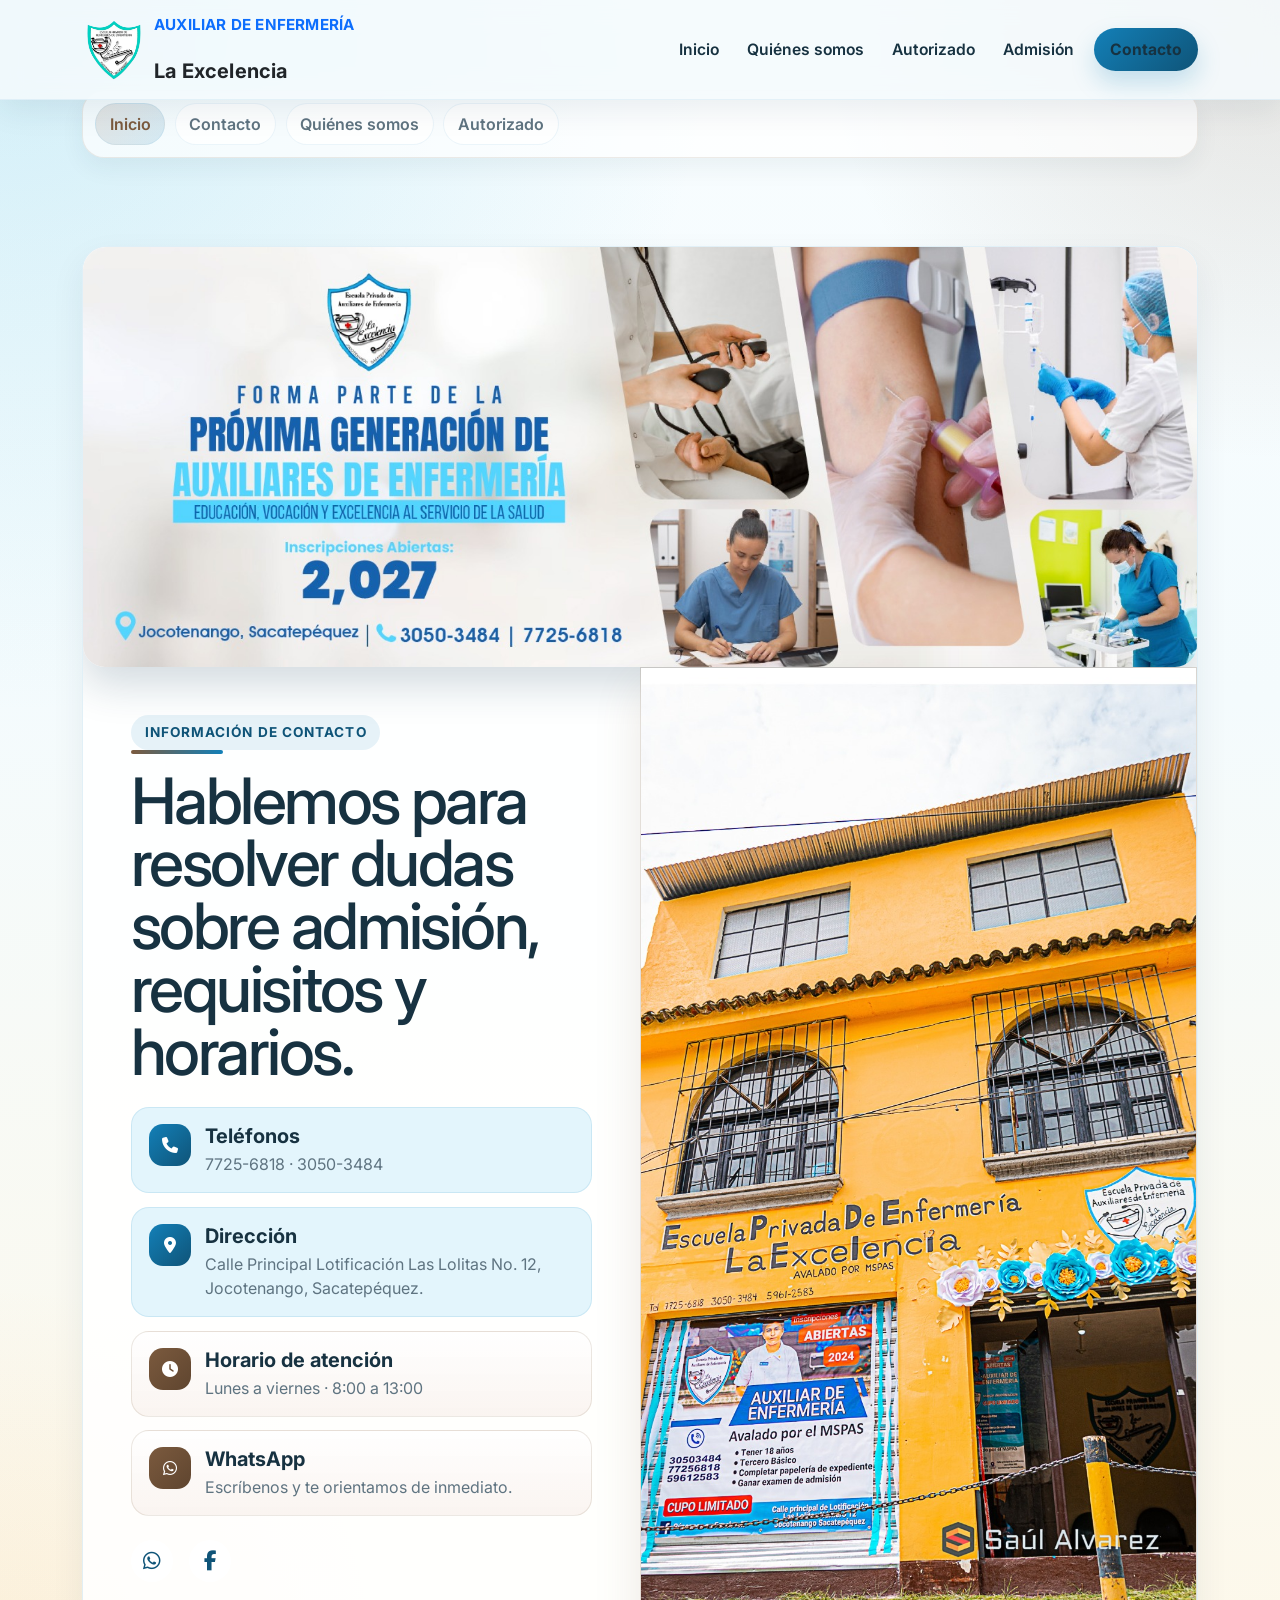
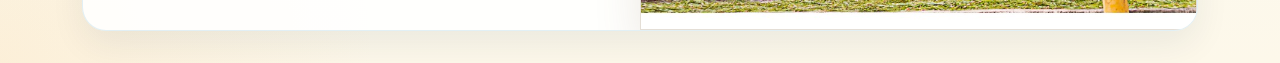
<file: pages/contacto.html>
<!DOCTYPE html>
<html lang="es">
<head>
  <meta charset="UTF-8">
  <meta name="viewport" content="width=device-width, initial-scale=1.0">
  <title>Contacto | La Excelencia</title>
  <link rel="stylesheet" href="https://cdnjs.cloudflare.com/ajax/libs/font-awesome/6.5.1/css/all.min.css">
  <link rel="preconnect" href="https://fonts.googleapis.com">
  <link rel="preconnect" href="https://fonts.gstatic.com" crossorigin>
  <link href="https://fonts.googleapis.com/css2?family=Inter:wght@400;500;600;700;800&display=swap" rel="stylesheet">
  <link href="https://cdn.jsdelivr.net/npm/bootstrap@5.3.8/dist/css/bootstrap.min.css" rel="stylesheet">
  <link rel="stylesheet" href="../assets/css/index.css">
</head>
<body>
<nav class="navbar navbar-expand-lg navbar-light fixed-top">
  <div class="container">
    <a class="navbar-brand d-flex align-items-center text-dark fw-bold" href="../index.html">
      <img src="../assets/img/logo.png" alt="Logo" class="me-2 logo-navbar">
      <div class="lh-sm"><span class="brand-copy d-block text-uppercase text-primary">Auxiliar de Enfermería</span><br>La Excelencia</div>
    </a>
    <button class="navbar-toggler" type="button" data-bs-toggle="collapse" data-bs-target="#menuPrincipal" aria-controls="menuPrincipal" aria-expanded="false" aria-label="Abrir menú"><span class="navbar-toggler-icon"></span></button>
    <div class="collapse navbar-collapse" id="menuPrincipal">
      <ul class="navbar-nav mb-2 mb-lg-0 ms-auto">
        <li class="nav-item"><a class="nav-link" href="../index.html">Inicio</a></li>
        <li class="nav-item"><a class="nav-link" href="quienes-somos.html">Quiénes somos</a></li>
        <li class="nav-item"><a class="nav-link" href="autorizado.html">Autorizado</a></li>
        <li class="nav-item"><a class="nav-link" href="admision.html">Admisión</a></li>
        <li class="nav-item"><a class="nav-link btn btn-primary text-white px-3" href="contacto.html">Contacto</a></li>

      </ul>
    </div>
  </div>
</nav>

<main>
  <section class="page-nav">
    <div class="container">
      <nav class="nav flex-wrap">
        <a class="nav-link active" href="#inicio">Inicio</a>
        <a class="nav-link" href="#contacto">Contacto</a>
        <a class="nav-link" href="quienes-somos.html">Quiénes somos</a>
        <a class="nav-link" href="autorizado.html">Autorizado</a>
      </nav>
    </div>
  </section>

  <section class="hero-section" id="inicio">
    <div class="container">
      <div class="card-soft">
        <div class="image-card">
          <img src="../assets/img/Banner-principal.jpeg" alt="Banner principal" class="hero-image">
        </div>

        <div class="row g-0 align-items-stretch">
          <div class="col-lg-6 p-4 p-lg-5">
            <span class="eyebrow">Información de contacto</span>
            <div class="accent-line"></div>
            <h1 class="hero-title mt-3">Hablemos para resolver dudas sobre admisión, requisitos y horarios.</h1>
            <div class="timeline-list mt-4" id="contacto">
              <div class="timeline-item">
                <div class="timeline-step"><i class="fa-solid fa-phone"></i></div>
                <div>
                  <h2 class="h5 fw-bold mb-1">Teléfonos</h2>
                  <p class="text-soft mb-0">7725-6818 · 3050-3484</p>
                </div>
              </div>
              <div class="timeline-item">
                <div class="timeline-step"><i class="fa-solid fa-location-dot"></i></div>
                <div>
                  <h2 class="h5 fw-bold mb-1">Dirección</h2>
                  <p class="text-soft mb-0">Calle Principal Lotificación Las Lolitas No. 12, Jocotenango, Sacatepéquez.</p>
                </div>
              </div>

              <div class="timeline-item timeline-item--cafe">
                <div class="timeline-step timeline-step--cafe"><i class="fa-solid fa-clock"></i></div>
                <div>
                  <h2 class="h5 fw-bold mb-1">Horario de atención</h2>
                  <p class="text-soft mb-0">Lunes a viernes · 8:00 a 13:00</p>
                </div>
              </div>

              <div class="timeline-item timeline-item--cafe">
                <div class="timeline-step timeline-step--cafe"><i class="fa-brands fa-whatsapp"></i></div>
                <div>
                  <h2 class="h5 fw-bold mb-1">WhatsApp</h2>
                  <p class="text-soft mb-0">Escríbenos y te orientamos de inmediato.</p>
                </div>
              </div>

            </div>

            <div class="mt-4 d-flex justify-content-start gap-3">
              <a href="https://wa.me/50230503484" target="_blank" rel="noopener" class="social-icon" aria-label="WhatsApp">
                <i class="fab fa-whatsapp"></i>
              </a>
              <a href="https://www.facebook.com/LaExcelenciaAuxiliares" target="_blank" rel="noopener" class="social-icon" aria-label="Facebook">
                <i class="fab fa-facebook-f"></i>
              </a>
            </div>
          </div>

          <div class="col-lg-6">
            <div class="image-card h-100">
              <img src="../assets/img/fachada-escuela-privada-de-enfermeria-la-excelencia.jpg" alt="Fachada de la escuela" class="section-image hero-image--accent">
            </div>
          </div>

        </div>
      </div>
    </div>
  </section>
</main>

<script src="https://cdn.jsdelivr.net/npm/bootstrap@5.3.8/dist/js/bootstrap.bundle.min.js"></script>
<script src="../assets/js/main.js"></script>
</body>
</html>
</file>
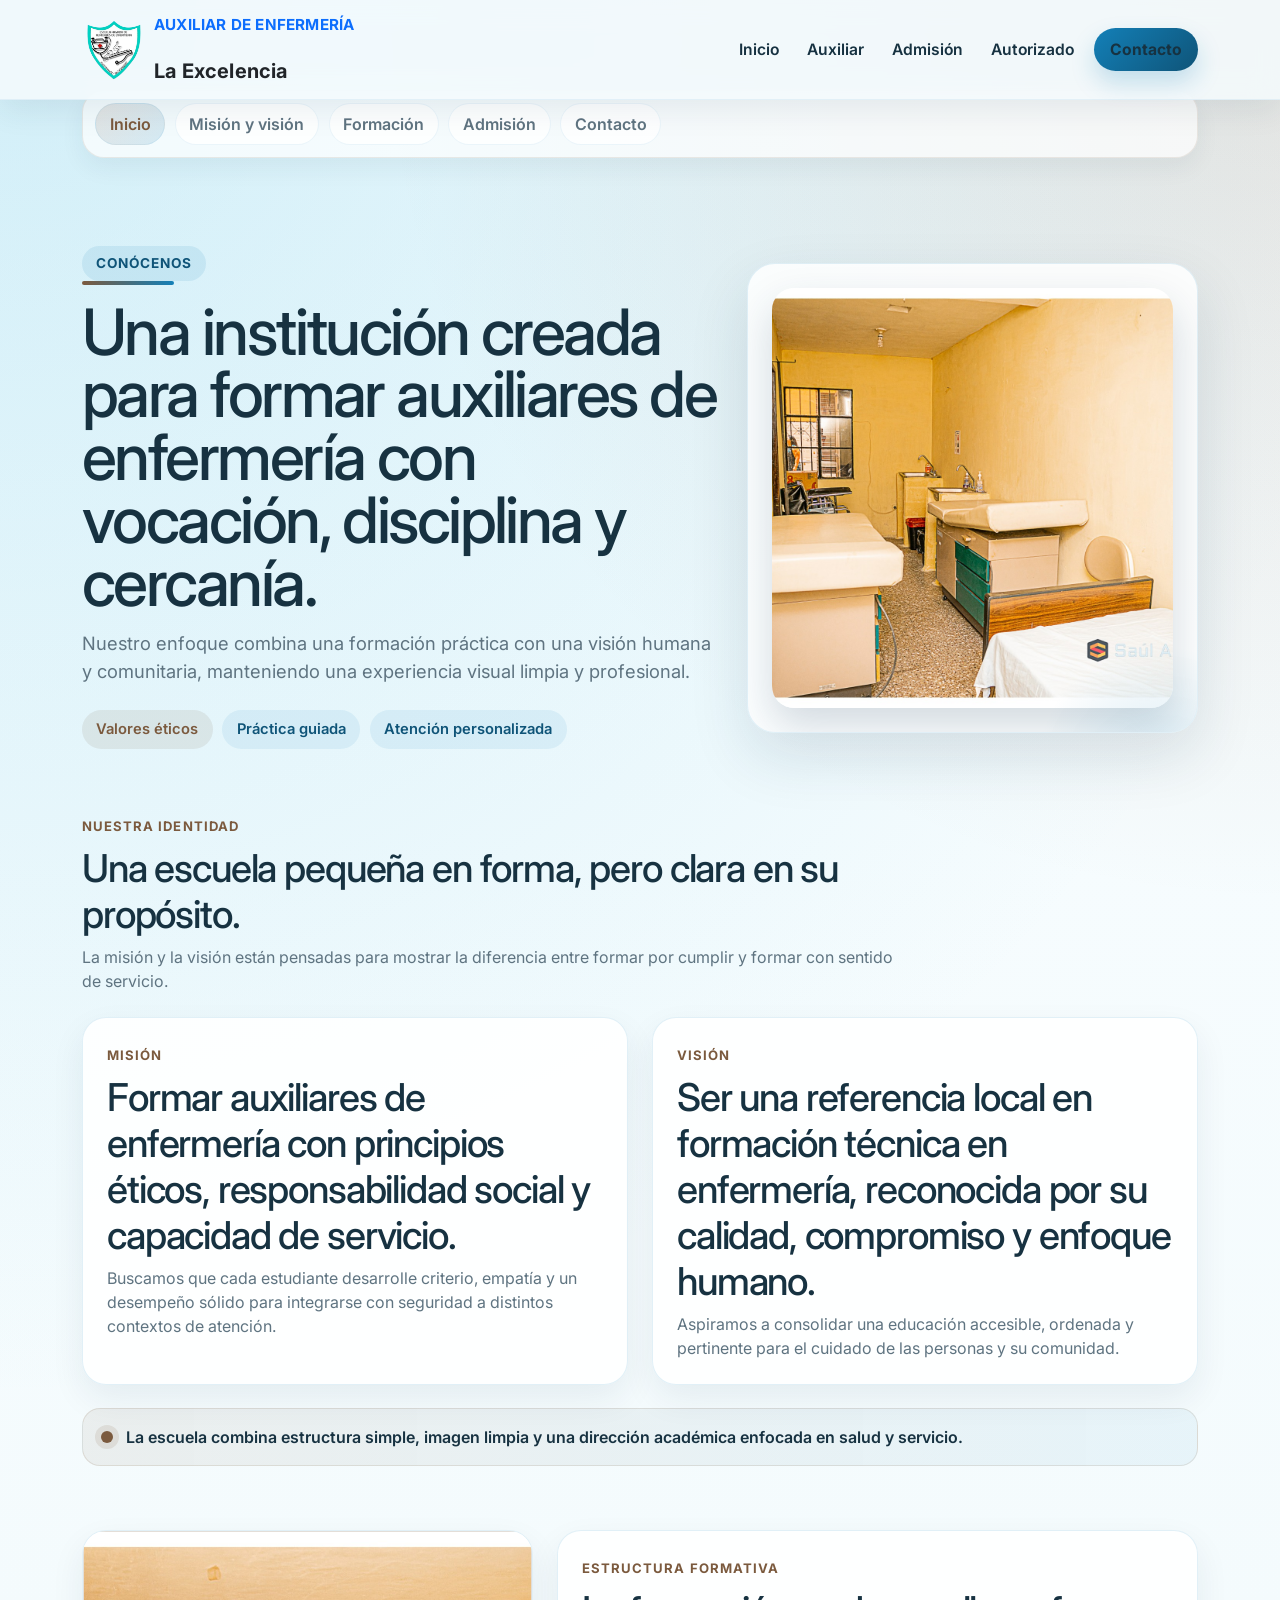
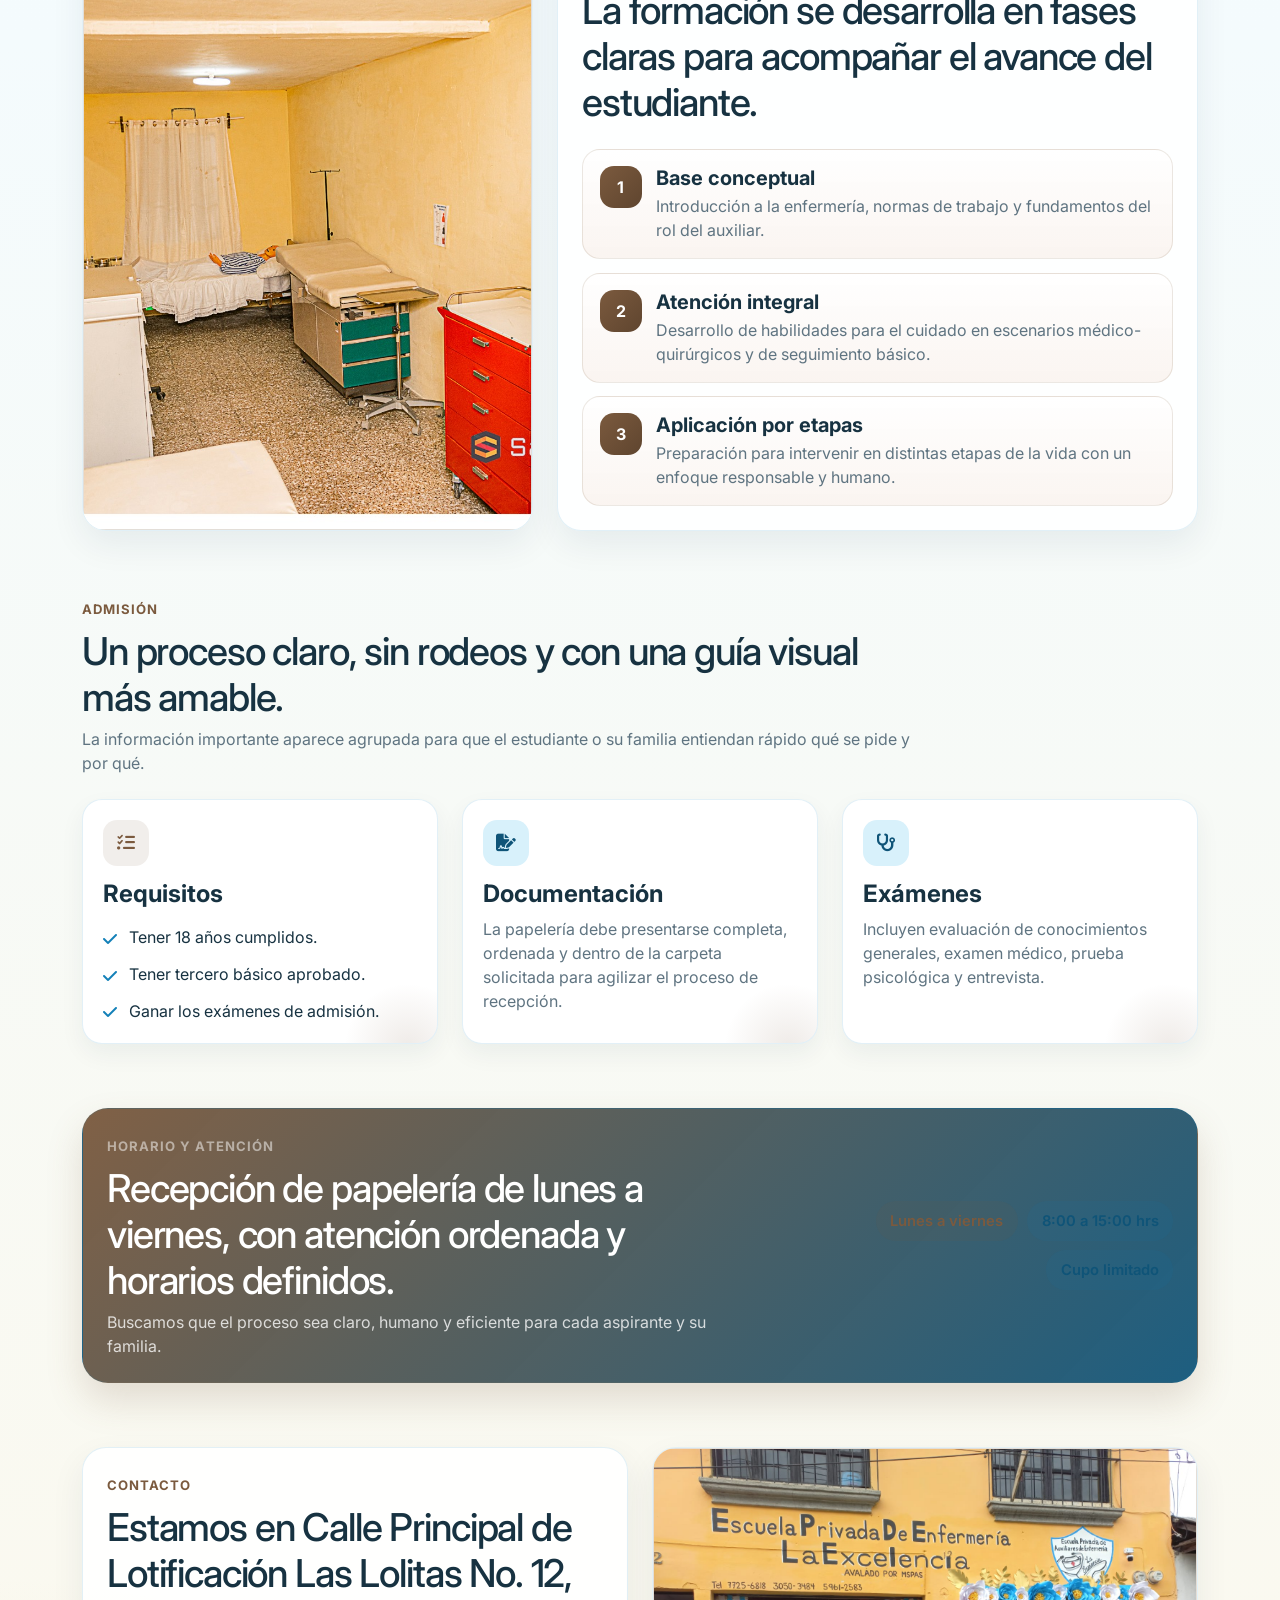
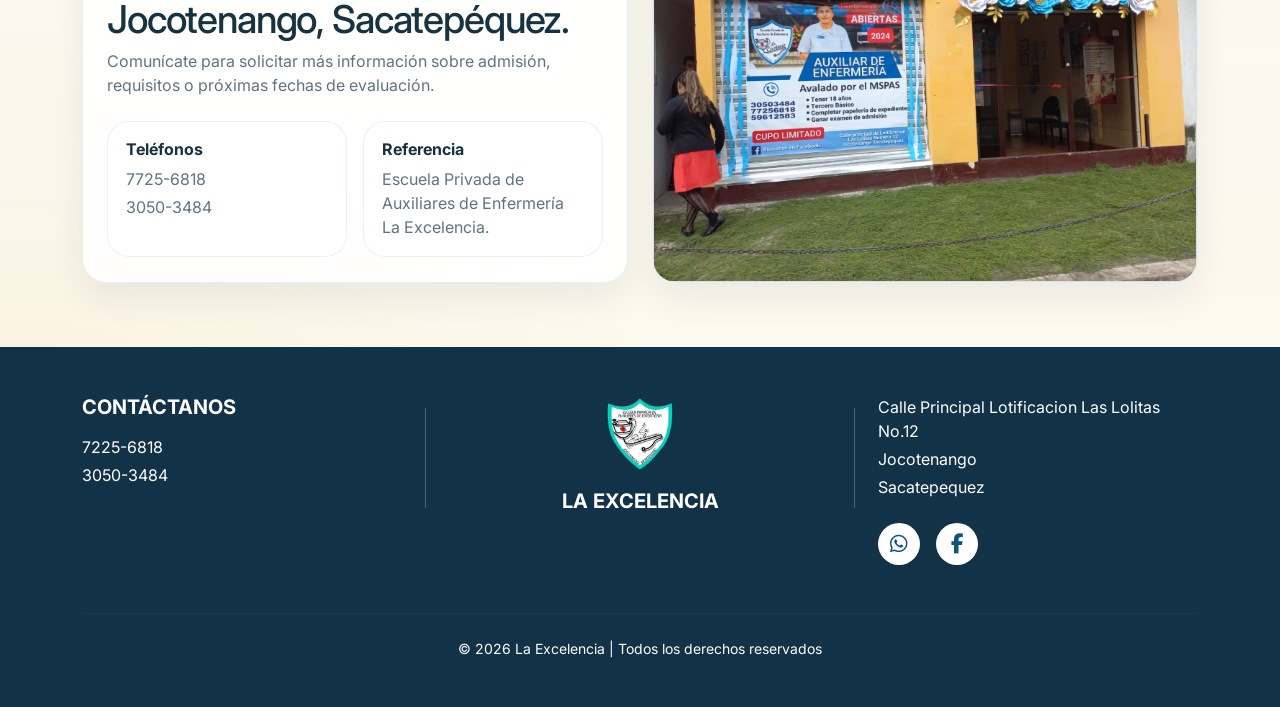
<file: pages/quienes-somos.html>
<!DOCTYPE html>
<html lang="es">
<head>
	<meta charset="UTF-8">
	<meta name="viewport" content="width=device-width, initial-scale=1.0">
	<title>Quiénes somos | La Excelencia</title>

	<link rel="stylesheet" href="https://cdnjs.cloudflare.com/ajax/libs/font-awesome/6.5.1/css/all.min.css">
	<link rel="preconnect" href="https://fonts.googleapis.com">
	<link rel="preconnect" href="https://fonts.gstatic.com" crossorigin>
	<link href="https://fonts.googleapis.com/css2?family=Inter:wght@400;500;600;700;800&display=swap" rel="stylesheet">
	<link href="https://cdn.jsdelivr.net/npm/bootstrap@5.3.8/dist/css/bootstrap.min.css" rel="stylesheet">
	<link rel="stylesheet" href="../assets/css/index.css">
	<link rel="icon" type="image/x-icon" href="../favicon.ico">
</head>
<body>

<nav class="navbar navbar-expand-lg navbar-light fixed-top">
	<div class="container">
		<a class="navbar-brand d-flex align-items-center text-dark fw-bold" href="../index.html">
			<img src="../assets/img/logo.png" alt="Logo" class="me-2 logo-navbar">
			<div class="lh-sm">
				<span class="brand-copy d-block text-uppercase text-primary">Auxiliar de Enfermería</span>
				<br>
				La Excelencia
			</div>
		</a>

		<button class="navbar-toggler" type="button" data-bs-toggle="collapse" data-bs-target="#menuPrincipal" aria-controls="menuPrincipal" aria-expanded="false" aria-label="Abrir menú">
			<span class="navbar-toggler-icon"></span>
		</button>

		<div class="collapse navbar-collapse" id="menuPrincipal">
			<ul class="navbar-nav mb-2 mb-lg-0 ms-auto">
				<li class="nav-item"><a class="nav-link" href="../index.html">Inicio</a></li>
					<li class="nav-item"><a class="nav-link" href="auxiliar.html">Auxiliar</a></li>
					<li class="nav-item"><a class="nav-link" href="admision.html">Admisión</a></li>

				<li class="nav-item"><a class="nav-link" href="autorizado.html">Autorizado</a></li>
				<li class="nav-item"><a class="nav-link btn btn-primary text-white px-3" href="#contacto">Contacto</a></li>
			</ul>
		</div>
	</div>
</nav>

<main>
	<section class="page-nav">
		<div class="container">
			<nav class="nav flex-wrap">
				<a class="nav-link active" href="#inicio">Inicio</a>
				<a class="nav-link" href="#mision-vision">Misión y visión</a>
				<a class="nav-link" href="#formacion">Formación</a>
				<a class="nav-link" href="#admisiones">Admisión</a>
				<a class="nav-link" href="#contacto">Contacto</a>
			</nav>
		</div>
	</section>

	<section class="hero-section" id="inicio">
		<div class="container">
			<div class="row align-items-center g-4">
				<div class="col-lg-7">
					<span class="eyebrow">Conócenos</span>
					<div class="accent-line"></div>
					<h1 class="hero-title">Una institución creada para formar auxiliares de enfermería con vocación, disciplina y cercanía.</h1>
					<p class="hero-lead mb-4">
						Nuestro enfoque combina una formación práctica con una visión humana y comunitaria, manteniendo una experiencia visual limpia y profesional.
					</p>

					<div class="pill-row">
						<span class="pill pill--cafe">Valores éticos</span>
						<span class="pill">Práctica guiada</span>
						<span class="pill">Atención personalizada</span>
					</div>
				</div>

				<div class="col-lg-5">
					<div class="section-shell">
						<div class="image-card">
							<img src="../assets/img/sala-de-simulacion-clinica-vista-longitudinal.jpg" alt="Sala de simulación clínica" class="hero-image">
						</div>
					</div>
				</div>
			</div>
		</div>
	</section>

	<section class="section-block section-block--tight" id="mision-vision">
		<div class="container">
			<div class="section-note mb-4">
				<span class="section-kicker section-kicker--cafe">Nuestra identidad</span>
				<h2 class="section-title mt-2">Una escuela pequeña en forma, pero clara en su propósito.</h2>
				<p class="text-soft mb-0">La misión y la visión están pensadas para mostrar la diferencia entre formar por cumplir y formar con sentido de servicio.</p>
			</div>
			<div class="row g-4 align-items-stretch">
				<div class="col-lg-6">
					<div class="card-soft h-100">
						<div class="card-body">
							<span class="section-kicker section-kicker--cafe">Misión</span>
							<h2 class="section-title mt-2">Formar auxiliares de enfermería con principios éticos, responsabilidad social y capacidad de servicio.</h2>
							<p class="text-soft mb-0">Buscamos que cada estudiante desarrolle criterio, empatía y un desempeño sólido para integrarse con seguridad a distintos contextos de atención.</p>
						</div>
					</div>
				</div>
				<div class="col-lg-6">
					<div class="card-soft h-100">
						<div class="card-body">
							<span class="section-kicker section-kicker--cafe">Visión</span>
							<h2 class="section-title mt-2">Ser una referencia local en formación técnica en enfermería, reconocida por su calidad, compromiso y enfoque humano.</h2>
							<p class="text-soft mb-0">Aspiramos a consolidar una educación accesible, ordenada y pertinente para el cuidado de las personas y su comunidad.</p>
						</div>
					</div>
				</div>
			</div>
			<div class="career-band mt-4">
				<span class="career-band__mark"></span>
				<span class="career-band__text">La escuela combina estructura simple, imagen limpia y una dirección académica enfocada en salud y servicio.</span>
			</div>
		</div>
	</section>

	<section class="section-block pt-0" id="formacion">
		<div class="container">
			<div class="row g-4 align-items-stretch">
				<div class="col-lg-5">
					<div class="card-soft h-100">
						<div class="image-card h-100">
							<img src="../assets/img/vista-general-de-laboratorio-clinico-con-maniqui-de-simulacion.jpg" alt="Laboratorio clínico con maniquí de simulación" class="section-image hero-image--accent">
						</div>
					</div>
				</div>
				<div class="col-lg-7">
					<div class="card-soft h-100">
						<div class="card-body">
							<span class="section-kicker section-kicker--cafe">Estructura formativa</span>
							<h2 class="section-title mt-2">La formación se desarrolla en fases claras para acompañar el avance del estudiante.</h2>

							<div class="timeline-list mt-4">
								<div class="timeline-item timeline-item--cafe">
									<div class="timeline-step timeline-step--cafe">1</div>
									<div>
										<h3 class="h5 fw-bold mb-1">Base conceptual</h3>
										<p class="text-soft mb-0">Introducción a la enfermería, normas de trabajo y fundamentos del rol del auxiliar.</p>
									</div>
								</div>

								<div class="timeline-item timeline-item--cafe">
									<div class="timeline-step timeline-step--cafe">2</div>
									<div>
										<h3 class="h5 fw-bold mb-1">Atención integral</h3>
										<p class="text-soft mb-0">Desarrollo de habilidades para el cuidado en escenarios médico-quirúrgicos y de seguimiento básico.</p>
									</div>
								</div>

								<div class="timeline-item timeline-item--cafe">
									<div class="timeline-step timeline-step--cafe">3</div>
									<div>
										<h3 class="h5 fw-bold mb-1">Aplicación por etapas</h3>
										<p class="text-soft mb-0">Preparación para intervenir en distintas etapas de la vida con un enfoque responsable y humano.</p>
									</div>
								</div>
							</div>
						</div>
					</div>
				</div>
			</div>
		</div>
	</section>

	<section class="section-block pt-0" id="admisiones">
		<div class="container">
			<div class="section-note mb-4">
				<span class="section-kicker section-kicker--cafe">Admisión</span>
				<h2 class="section-title mt-2">Un proceso claro, sin rodeos y con una guía visual más amable.</h2>
				<p class="text-soft mb-0">La información importante aparece agrupada para que el estudiante o su familia entiendan rápido qué se pide y por qué.</p>
			</div>
			<div class="row g-4">
				<div class="col-lg-4">
					<div class="feature-card h-100">
						<div class="feature-icon feature-icon--cafe"><i class="fa-solid fa-list-check"></i></div>
						<h2 class="h4 fw-bold">Requisitos</h2>
						<ul class="check-list mt-3">
							<li>Tener 18 años cumplidos.</li>
							<li>Tener tercero básico aprobado.</li>
							<li>Ganar los exámenes de admisión.</li>
						</ul>
					</div>
				</div>

				<div class="col-lg-4">
					<div class="feature-card h-100">
						<div class="feature-icon"><i class="fa-solid fa-file-signature"></i></div>
						<h2 class="h4 fw-bold">Documentación</h2>
						<p class="text-soft mb-0">La papelería debe presentarse completa, ordenada y dentro de la carpeta solicitada para agilizar el proceso de recepción.</p>
					</div>
				</div>

				<div class="col-lg-4">
					<div class="feature-card h-100">
						<div class="feature-icon"><i class="fa-solid fa-stethoscope"></i></div>
						<h2 class="h4 fw-bold">Exámenes</h2>
						<p class="text-soft mb-0">Incluyen evaluación de conocimientos generales, examen médico, prueba psicológica y entrevista.</p>
					</div>
				</div>
			</div>
		</div>
	</section>

	<section class="section-block pt-0">
		<div class="container">
			<div class="card-soft info-banner info-banner--cafe">
				<div class="row g-4 align-items-center">
					<div class="col-lg-7">
						<span class="section-kicker text-white-50">Horario y atención</span>
						<h2 class="section-title text-white mt-2">Recepción de papelería de lunes a viernes, con atención ordenada y horarios definidos.</h2>
						<p class="text-soft mb-0">Buscamos que el proceso sea claro, humano y eficiente para cada aspirante y su familia.</p>
					</div>
					<div class="col-lg-5">
						<div class="pill-row justify-content-lg-end">
							<span class="pill pill--cafe">Lunes a viernes</span>
							<span class="pill">8:00 a 15:00 hrs</span>
							<span class="pill">Cupo limitado</span>
						</div>
					</div>
				</div>
			</div>
		</div>
	</section>

	<section class="section-block pt-0" id="contacto">
		<div class="container">
			<div class="row g-4 align-items-stretch">
				<div class="col-lg-6">
					<div class="card-soft h-100">
						<div class="card-body">
							<span class="section-kicker section-kicker--cafe">Contacto</span>
							<h2 class="section-title mt-2">Estamos en Calle Principal de Lotificación Las Lolitas No. 12, Jocotenango, Sacatepéquez.</h2>
							<p class="text-soft mb-4">Comunícate para solicitar más información sobre admisión, requisitos o próximas fechas de evaluación.</p>
							<div class="row g-3">
								<div class="col-sm-6">
									<div class="mini-card h-100">
										<h3 class="h6 fw-bold mb-2">Teléfonos</h3>
										<p class="mb-1 text-soft">7725-6818</p>
										<p class="mb-0 text-soft">3050-3484</p>
									</div>
								</div>
								<div class="col-sm-6">
									<div class="mini-card h-100">
										<h3 class="h6 fw-bold mb-2">Referencia</h3>
										<p class="mb-0 text-soft">Escuela Privada de Auxiliares de Enfermería La Excelencia.</p>
									</div>
								</div>
							</div>
						</div>
					</div>
				</div>
				<div class="col-lg-6">
					<div class="card-soft h-100">
						<div class="image-card h-100">
							<img src="../assets/img/carrito-de-curaciones-con-antisepticos-y-frascos.jpg" alt="Sala de descanso u oficina con mobiliario" class="section-image hero-image--accent">
						</div>
					</div>
				</div>
			</div>
		</div>
	</section>
</main>

<footer class="footer-custom text-white">
	<div class="container py-5">
		<div class="row align-items-start text-center text-lg-start">
			<div class="col-lg-4 mb-4">
				<h5 class="fw-bold mb-3">CONTÁCTANOS</h5>
				<p class="mb-1">7225-6818</p>
				<p class="mb-1">3050-3484</p>
			</div>

			<div class="col-lg-4 mb-4 d-flex flex-column align-items-center footer-divider">
				<img src="../assets/img/logo.png" alt="Logo" class="footer-logo mb-3">
				<h5 class="fw-bold text-uppercase">La Excelencia</h5>
			</div>

			<div class="col-lg-4 mb-4 ps-lg-5">
				<p class="mb-1">Calle Principal Lotificacion Las Lolitas No.12</p>
				<p class="mb-1">Jocotenango</p>
				<p>Sacatepequez</p>

				<div class="mt-4 d-flex justify-content-center justify-content-lg-start gap-3">
					<a href="https://wa.me/50200000000" target="_blank" class="social-icon"><i class="fab fa-whatsapp"></i></a>
					<a href="https://facebook.com" target="_blank" class="social-icon"><i class="fab fa-facebook-f"></i></a>
				</div>
			</div>
		</div>

		<hr class="footer-line my-4">

		<p class="text-center small mb-0">© 2026 La Excelencia | Todos los derechos reservados</p>
	</div>
</footer>

<script src="https://cdn.jsdelivr.net/npm/bootstrap@5.3.8/dist/js/bootstrap.bundle.min.js"></script>
<script src="../assets/js/main.js"></script>
</body>
</html>
</file>
<file: assets/css/index.css>
:root {
  --page-bg: #f4fbfd;
  --surface: rgba(255, 255, 255, 0.84);
  --surface-strong: #ffffff;
  --brand: #1380b8;
  --brand-dark: #0f5478;
  --brand-soft: #d8f1fb;
  --cafe: #7b5a3e;
  --cafe-soft: rgba(123, 90, 62, 0.1);
  --accent: #f2a23a;
  --text: #173241;
  --muted: #5f7481;
  --border: rgba(19, 128, 184, 0.12);
  --shadow: 0 24px 60px rgba(14, 51, 73, 0.12);
}

html {
  scroll-behavior: smooth;
}

body {
  padding-top: 82px;
  margin: 0;
  color: var(--text);
  background:
    radial-gradient(circle at top left, rgba(108, 201, 230, 0.28), transparent 34%),
    radial-gradient(circle at top right, rgba(123, 90, 62, 0.16), transparent 22%),
    radial-gradient(circle at bottom left, rgba(242, 162, 58, 0.1), transparent 18%),
    linear-gradient(180deg, #f8fdff 0%, var(--page-bg) 42%, #fdf8ea 100%);
  font-family: 'Inter', sans-serif;
}

.navbar {
  padding-top: 10px;
  padding-bottom: 10px;
  background: rgba(245, 251, 253, 0.86);
  backdrop-filter: blur(14px);
  border-bottom: 1px solid rgba(19, 128, 184, 0.08);
  box-shadow: 0 10px 30px rgba(13, 48, 68, 0.08);
}

.navbar.navbar-scrolled {
  box-shadow: 0 16px 40px rgba(13, 48, 68, 0.14);
}

.logo-navbar {
  height: 64px;
  width: auto;
}

.navbar-brand {
  margin-left: 0;
  letter-spacing: 0.2px;
}

.navbar-brand .brand-copy {
  font-size: 0.95rem;
}

.navbar-brand .brand-sub {
  font-size: 0.78rem;
  margin-top: -0.1rem;
  letter-spacing: 0.2px;
}

.navbar-nav {
  align-items: center;
  gap: 0.75rem;
}

.navbar-nav .nav-item {
  margin: 0;
}

.navbar-nav .nav-link {
  font-size: 0.98rem;
  font-weight: 600;
  color: var(--text) !important;
  border-radius: 999px;
  padding: 0.6rem 1rem;
  transition: background-color 0.2s ease, color 0.2s ease, transform 0.2s ease;
}

.navbar-nav .nav-link:hover {
  background-color: rgba(19, 128, 184, 0.08);
  transform: translateY(-1px);
  text-decoration: none;
}

.navbar-nav .nav-link.active,
.navbar-nav .nav-link[aria-current="page"],
.page-nav .nav-link.active {
  background: linear-gradient(135deg, rgba(123, 90, 62, 0.14), rgba(19, 128, 184, 0.14));
  color: var(--cafe) !important;
}

.navbar-nav .btn {
  margin-left: 0;
  font-size: 0.98rem;
  font-weight: 700;
  background: linear-gradient(135deg, var(--brand), var(--brand-dark));
  border: none;
  box-shadow: 0 12px 24px rgba(19, 128, 184, 0.22);
}

.navbar-nav .btn:hover {
  background: linear-gradient(135deg, #0f6fa0, #0d4564);
}

.hero-section {
  padding: 4rem 0 2rem;
}

.page-nav {
  position: relative;
  z-index: 1;
  margin: 0.5rem 0 1.5rem;
  padding: 0;
  background: transparent;
  border-bottom: 0;
}

.page-nav .nav {
  gap: 0.6rem;
  padding: 0.75rem;
  border: 1px solid rgba(123, 90, 62, 0.12);
  border-radius: 22px;
  background: rgba(255, 255, 255, 0.7);
  box-shadow: 0 10px 24px rgba(13, 48, 68, 0.06);
  overflow-x: auto;
}

.page-nav .nav-link {
  border-radius: 999px;
  padding: 0.5rem 0.85rem;
  color: var(--muted);
  font-weight: 600;
  background: rgba(255, 255, 255, 0.8);
  border: 1px solid rgba(19, 128, 184, 0.08);
  white-space: nowrap;
}

.page-nav .nav-link:hover {
  background: rgba(123, 90, 62, 0.08);
  color: var(--cafe);
}

.eyebrow {
  display: inline-flex;
  align-items: center;
  gap: 0.5rem;
  padding: 0.45rem 0.85rem;
  border-radius: 999px;
  background: rgba(19, 128, 184, 0.1);
  color: var(--brand-dark);
  font-size: 0.85rem;
  font-weight: 700;
  letter-spacing: 0.08em;
  text-transform: uppercase;
}

.hero-title {
  font-size: clamp(2.2rem, 5vw, 4.5rem);
  line-height: 0.98;
  letter-spacing: -0.04em;
  margin: 0.9rem 0 1rem;
}

.hero-lead {
  font-size: clamp(1rem, 2vw, 1.15rem);
  color: var(--muted);
  max-width: 42rem;
}

.section-shell {
  position: relative;
  padding: 1.5rem;
  border: 1px solid var(--border);
  border-radius: 28px;
  background: var(--surface);
  box-shadow: var(--shadow);
  overflow: hidden;
}

.section-shell::before {
  content: "";
  position: absolute;
  inset: auto -20% -35% auto;
  width: 16rem;
  height: 16rem;
  border-radius: 50%;
  background: radial-gradient(circle, rgba(19, 128, 184, 0.16), transparent 68%);
  pointer-events: none;
}

.accent-line {
  width: 92px;
  height: 4px;
  border-radius: 999px;
  background: linear-gradient(90deg, var(--cafe), var(--brand));
  margin-bottom: 1rem;
}

.hero-image {
  border-radius: 22px;
  width: 100%;
  height: 100%;
  object-fit: cover;
  min-height: 420px;
  box-shadow: 0 18px 40px rgba(16, 58, 83, 0.18);
}

.hero-image--accent {
  border: 1px solid rgba(123, 90, 62, 0.2);
  box-shadow: 0 20px 44px rgba(123, 90, 62, 0.14);
}

.mini-card {
  border-radius: 22px;
  border: 1px solid rgba(19, 128, 184, 0.1);
  background: rgba(255, 255, 255, 0.82);
  padding: 1.1rem 1.15rem;
  height: 100%;
}

.mini-card--cafe {
  border-color: rgba(123, 90, 62, 0.16);
  background: linear-gradient(180deg, rgba(255, 255, 255, 0.94), rgba(250, 244, 240, 0.95));
}

.mini-card h3,
.mini-card h4,
.section-title {
  color: var(--text);
}

.section-title {
  font-size: clamp(1.6rem, 3vw, 2.4rem);
  letter-spacing: -0.03em;
  margin-bottom: 0.45rem;
}

.section-kicker {
  color: var(--brand-dark);
  font-weight: 700;
  text-transform: uppercase;
  letter-spacing: 0.08em;
  font-size: 0.82rem;
}

.section-kicker--cafe {
  color: var(--cafe);
}

.text-soft {
  color: var(--muted);
}

.feature-grid {
  display: grid;
  grid-template-columns: repeat(3, minmax(0, 1fr));
  gap: 1rem;
}

.feature-card {
  padding: 1.25rem;
  border-radius: 20px;
  border: 1px solid var(--border);
  background: var(--surface-strong);
  box-shadow: 0 10px 24px rgba(13, 48, 68, 0.06);
  position: relative;
  overflow: hidden;
}

.feature-card::after {
  content: "";
  position: absolute;
  inset: auto -10% -28% auto;
  width: 8rem;
  height: 8rem;
  border-radius: 50%;
  background: radial-gradient(circle, rgba(123, 90, 62, 0.12), transparent 70%);
}

.feature-icon {
  width: 46px;
  height: 46px;
  border-radius: 14px;
  display: inline-flex;
  align-items: center;
  justify-content: center;
  background: var(--brand-soft);
  color: var(--brand-dark);
  font-size: 1.1rem;
  margin-bottom: 0.9rem;
}

.feature-icon--cafe {
  background: var(--cafe-soft);
  color: var(--cafe);
}

.pill-row {
  display: flex;
  flex-wrap: wrap;
  gap: 0.6rem;
}

.pill {
  display: inline-flex;
  align-items: center;
  border-radius: 999px;
  padding: 0.55rem 0.9rem;
  background: rgba(19, 128, 184, 0.08);
  color: var(--brand-dark);
  font-weight: 600;
  font-size: 0.92rem;
}

.pill--cafe {
  background: var(--cafe-soft);
  color: var(--cafe);
}

.section-block {
  padding: 4rem 0;
}

.card-soft {
  border: 1px solid var(--border);
  border-radius: 24px;
  background: rgba(255, 255, 255, 0.88);
  box-shadow: 0 14px 34px rgba(13, 48, 68, 0.07);
  overflow: hidden;
}

.card-soft .card-body {
  padding: 1.5rem;
}

.card-soft img {
  width: 100%;
  height: 100%;
  object-fit: cover;
}

/* Para la sección #escuela: evitar que las imágenes “recorten” la mitad */
#escuela .feature-card .image-card {
  height: 220px;
}

#escuela .feature-card .section-image {
  min-height: 0;
  height: 100%;
  object-fit: cover;
  object-position: center;
  display: block;
}

.section-image {
  min-height: 340px;
}


.timeline-list {
  display: grid;
  gap: 0.85rem;
}

.timeline-item {
  display: flex;
  gap: 0.9rem;
  padding: 1rem 1.05rem;
  border-radius: 18px;
  background: rgba(216, 241, 251, 0.72);
  border: 1px solid rgba(19, 128, 184, 0.12);
}

.timeline-item--cafe {
  background: linear-gradient(180deg, rgba(255, 255, 255, 0.94), rgba(250, 244, 240, 0.96));
  border-color: rgba(123, 90, 62, 0.14);
}

.timeline-step {
  width: 42px;
  height: 42px;
  border-radius: 14px;
  flex: 0 0 42px;
  display: inline-flex;
  align-items: center;
  justify-content: center;
  background: linear-gradient(135deg, var(--brand), var(--brand-dark));
  color: white;
  font-weight: 700;
}

.timeline-step--cafe {
  background: linear-gradient(135deg, var(--cafe), #5f452f);
}

.check-list {
  list-style: none;
  padding: 0;
  margin: 0;
  display: grid;
  gap: 0.8rem;
}

.check-list li {
  position: relative;
  padding-left: 1.65rem;
  color: var(--text);
}

.check-list li::before {
  content: "\f00c";
  font-family: "Font Awesome 6 Free";
  font-weight: 900;
  position: absolute;
  left: 0;
  top: 0.1rem;
  color: var(--brand);
}

.info-banner {
  border-radius: 26px;
  background: linear-gradient(135deg, rgba(19, 128, 184, 0.95), rgba(15, 84, 120, 0.93));
  color: white;
  padding: 1.5rem;
  box-shadow: 0 18px 36px rgba(19, 128, 184, 0.22);
}

.info-banner--cafe {
  background: linear-gradient(135deg, rgba(123, 90, 62, 0.96), rgba(15, 84, 120, 0.94));
  box-shadow: 0 18px 36px rgba(123, 90, 62, 0.18);
}

.info-banner .text-soft {
  color: rgba(255, 255, 255, 0.78);
}

.story-grid {
  display: grid;
  gap: 1rem;
}

.story-tile {
  padding: 1.05rem 1.1rem;
  border-radius: 18px;
  border: 1px solid rgba(123, 90, 62, 0.12);
  background: linear-gradient(180deg, rgba(255,255,255,0.96), rgba(250,245,241,0.98));
}

.story-tile h3 {
  font-size: 1rem;
  margin-bottom: 0.35rem;
}

.story-tile p {
  margin-bottom: 0;
  color: var(--muted);
}

.career-band {
  display: flex;
  align-items: center;
  gap: 0.85rem;
  padding: 1rem 1.1rem;
  border-radius: 18px;
  border: 1px solid rgba(123, 90, 62, 0.14);
  background: linear-gradient(90deg, rgba(123, 90, 62, 0.08), rgba(19, 128, 184, 0.06));
}

.career-band__mark {
  width: 12px;
  height: 12px;
  border-radius: 50%;
  background: var(--cafe);
  box-shadow: 0 0 0 6px rgba(123, 90, 62, 0.12);
}

.career-band__text {
  font-weight: 600;
  color: var(--text);
}

.section-block--tight {
  padding-top: 2rem;
}

.section-block--spacious {
  padding-top: 5rem;
}

.section-note {
  max-width: 52rem;
}

.image-card {
  display: block;
}

.banner-img {
  height: 520px;
  object-fit: cover;
  display: block;
}

/* Galería pequeña (imágenes tipo thumbnail) */
.gallery-grid {
  display: grid;
  grid-template-columns: repeat(4, minmax(0, 1fr));
  gap: 0.75rem;
}

.gallery-grid--tight {
  gap: 0.6rem;
}

.gallery-tile {
  margin: 0;
  padding: 0;
  border-radius: 16px;
  overflow: hidden;
  border: 1px solid rgba(19, 128, 184, 0.10);
  background: rgba(255, 255, 255, 0.6);
  box-shadow: 0 10px 24px rgba(13, 48, 68, 0.04);
  aspect-ratio: 1 / 1;
}

.gallery-img {
  width: 100%;
  height: 100%;
  object-fit: cover;
  display: block;
}

@media (max-width: 991px) {
  .gallery-grid {
    grid-template-columns: repeat(3, minmax(0, 1fr));
  }
}

@media (max-width: 768px) {
  .gallery-grid {
    grid-template-columns: repeat(2, minmax(0, 1fr));
  }
}


@media (max-width: 991px) {
  .feature-grid {
    grid-template-columns: 1fr;
  }

  .hero-image {
    min-height: 320px;
  }
}

@media (max-width: 768px) {
  body {
    padding-top: 76px;
  }

  .hero-section {
    padding-top: 2.5rem;
  }

  .section-shell {
    padding: 1rem;
    border-radius: 22px;
  }

  .section-block {
    padding: 2.75rem 0;
  }

  .banner-img {
    height: 260px;
  }

  .logo-navbar {
    height: 54px;
  }

  .navbar-nav {
    align-items: stretch;
    gap: 0.35rem;
    padding-top: 0.75rem;
  }

  .navbar-nav .nav-link {
    padding: 0.7rem 0.95rem;
  }

  .page-nav .nav {
    padding: 0.6rem;
  }

  .page-nav .nav-link {
    font-size: 0.92rem;
  }
}

.footer-custom {
  background: #113247;
  font-family: 'Inter', sans-serif;
}

.footer-logo {
  height: 78px;
}

.footer-divider {
  position: relative;
}

@media (min-width: 992px) {
  .footer-divider::before,
  .footer-divider::after {
    content: "";
    position: absolute;
    top: 10%;
    width: 1px;
    height: 80%;
    background-color: rgba(255,255,255,0.25);
  }

  .footer-divider::before {
    left: -25px;
  }

  .footer-divider::after {
    right: -25px;
  }
}

.footer-line {
  border-color: rgba(255,255,255,0.16);
}

.social-icon {
  width: 42px;
  height: 42px;
  background-color: white;
  color: var(--brand-dark);
  border-radius: 50%;
  display: inline-flex;
  align-items: center;
  justify-content: center;
  font-size: 20px;
  text-decoration: none;
}

.social-icon:hover {
  background-color: #edf6fb;
}

.separator-img {
  display: block;
  margin-left: auto;
  margin-right: auto;
  max-width: 220px;
  width: 100%;
  opacity: 0.95;
}

.reveal-item {
  opacity: 0;
  transform: translateY(14px);
  transition: opacity 0.55s ease, transform 0.55s ease;
  will-change: opacity, transform;
}

.reveal-item.is-visible {
  opacity: 1;
  transform: translateY(0);
}

@media (prefers-reduced-motion: reduce) {
  html {
    scroll-behavior: auto;
  }

  .reveal-item {
    opacity: 1;
    transform: none;
    transition: none;
  }
}
</file>
